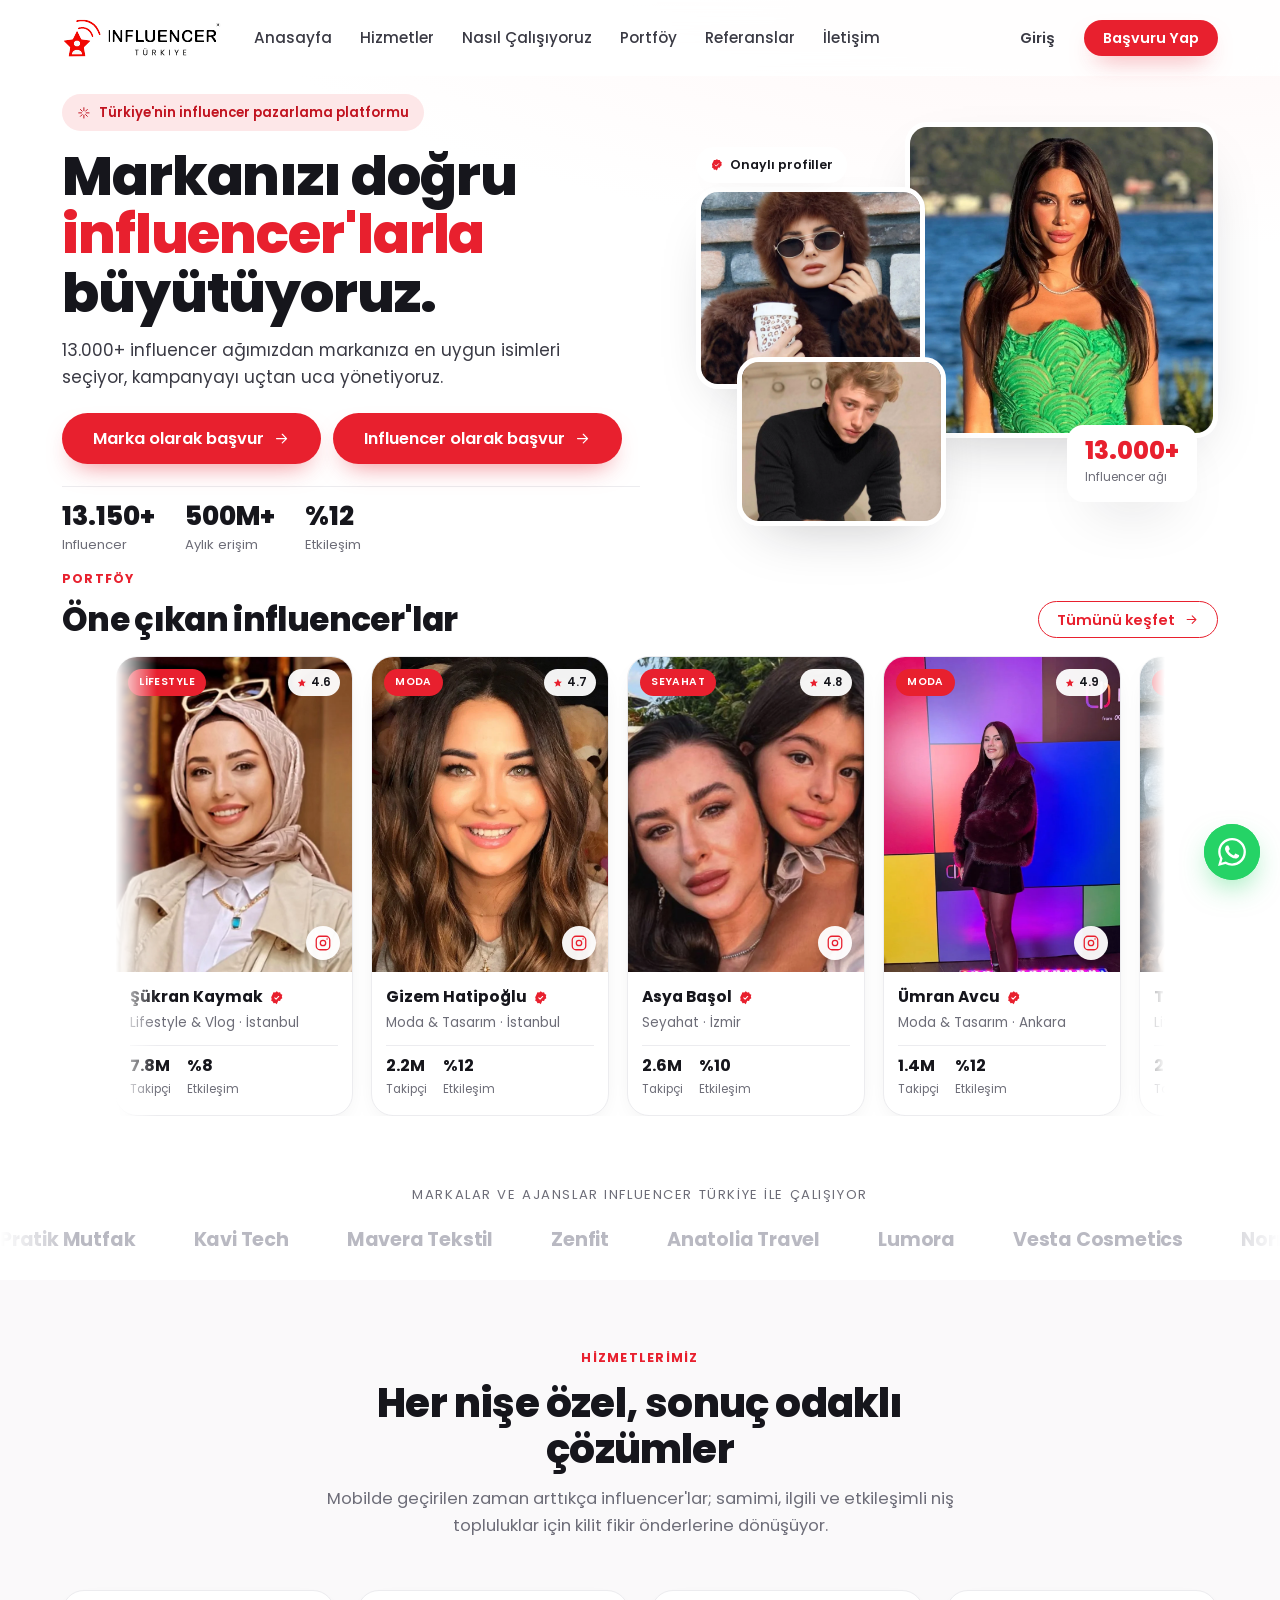
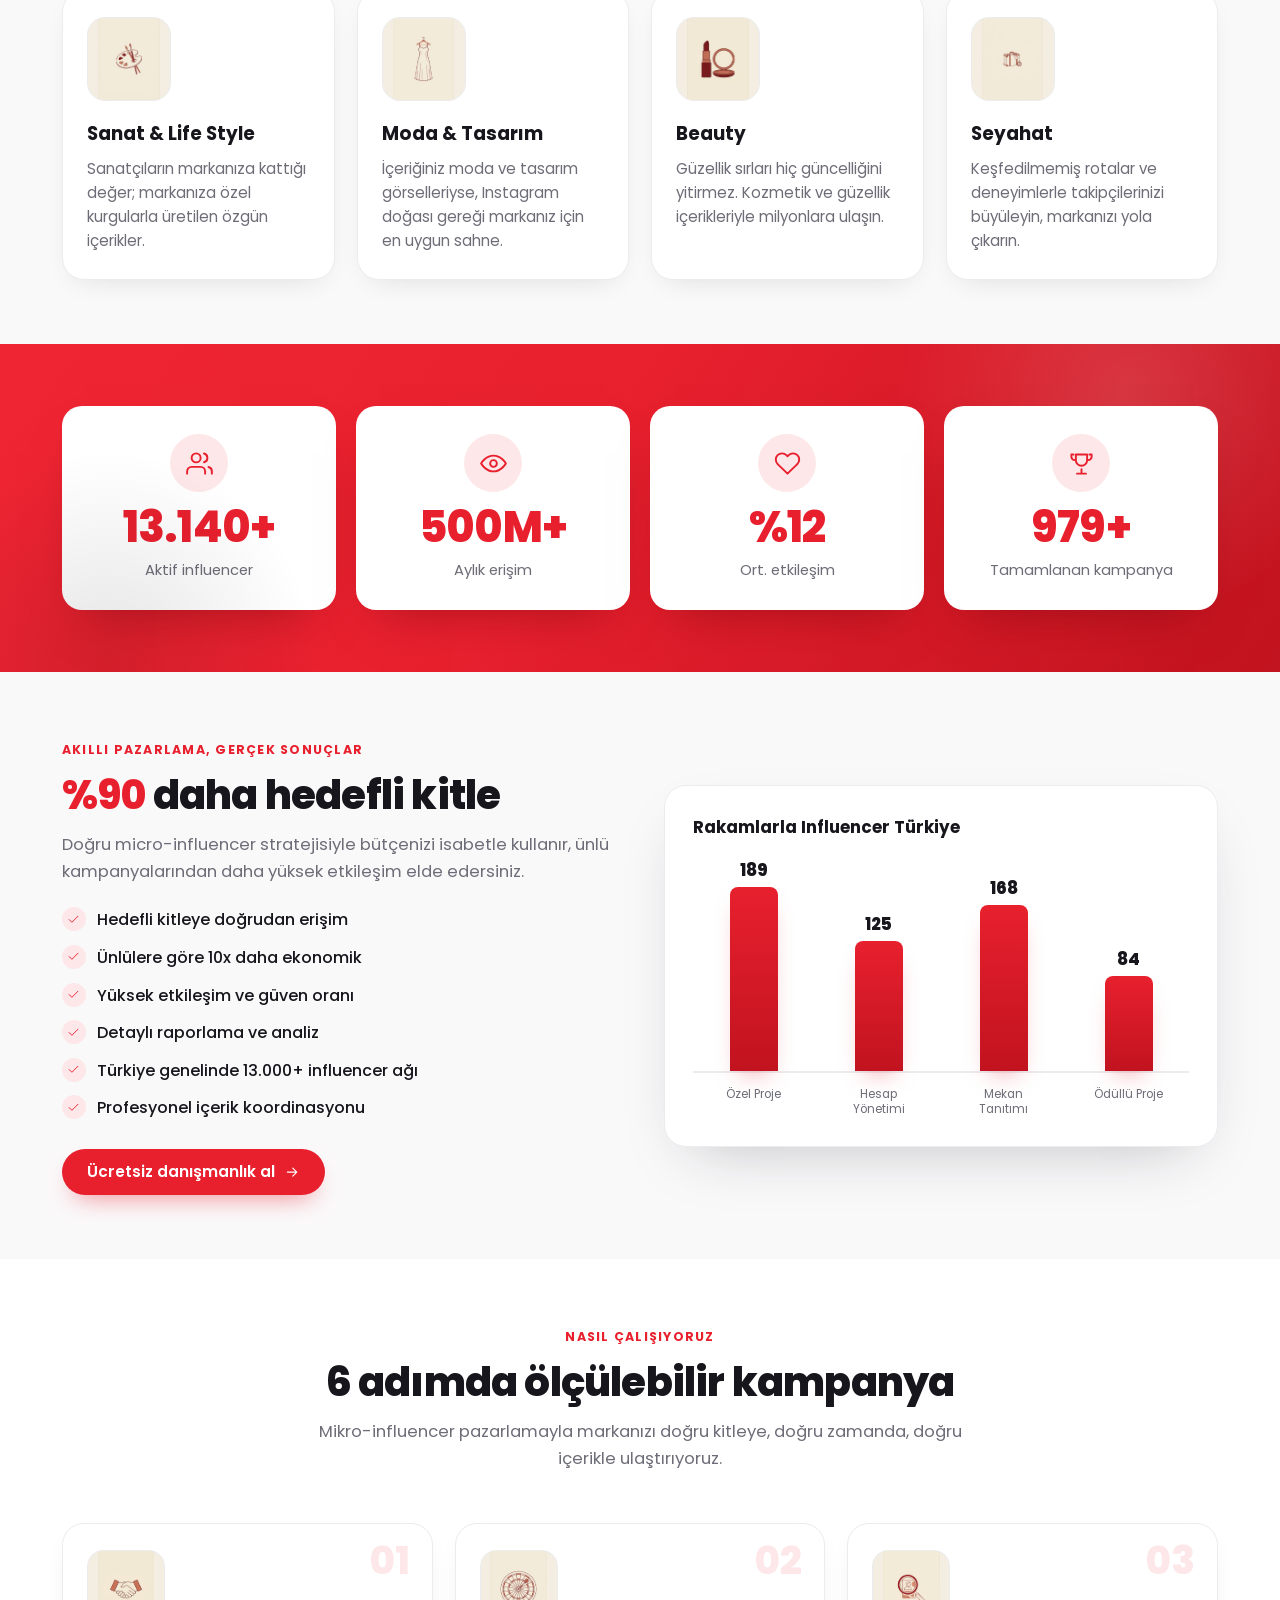
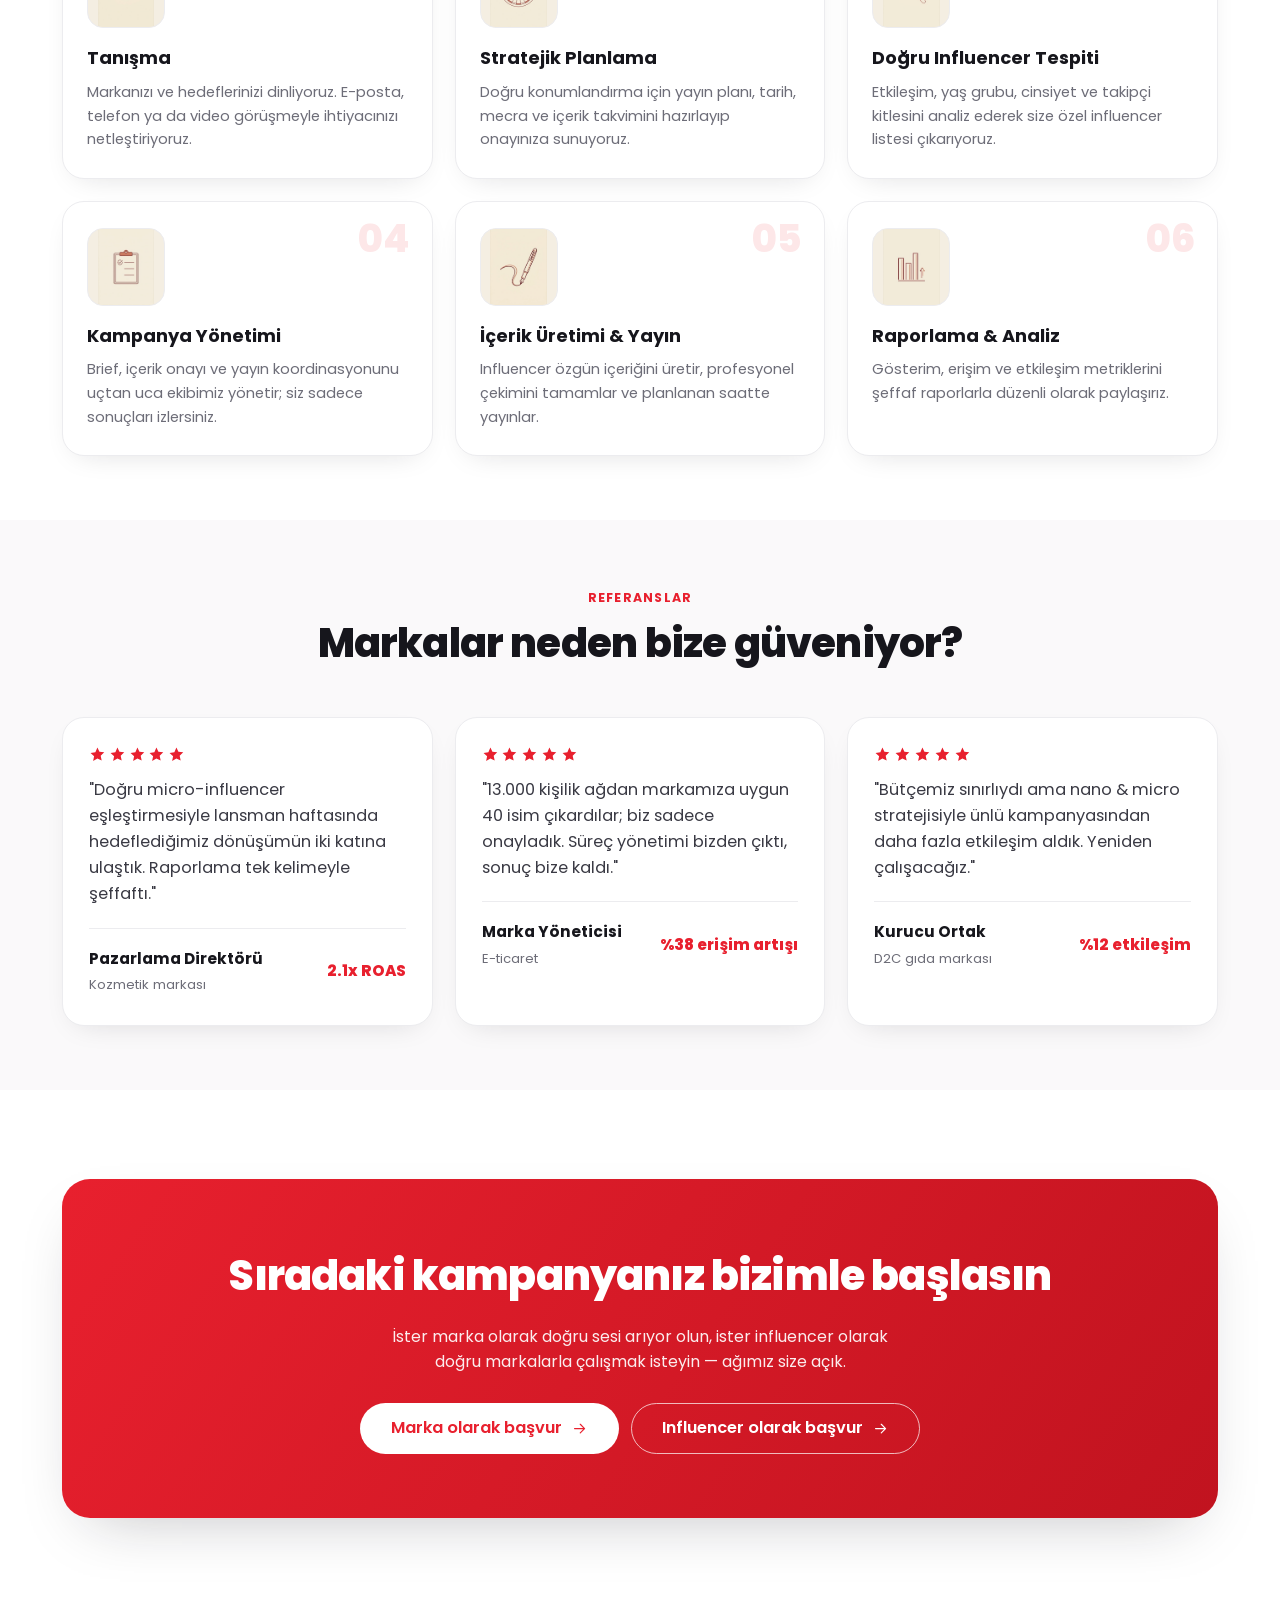
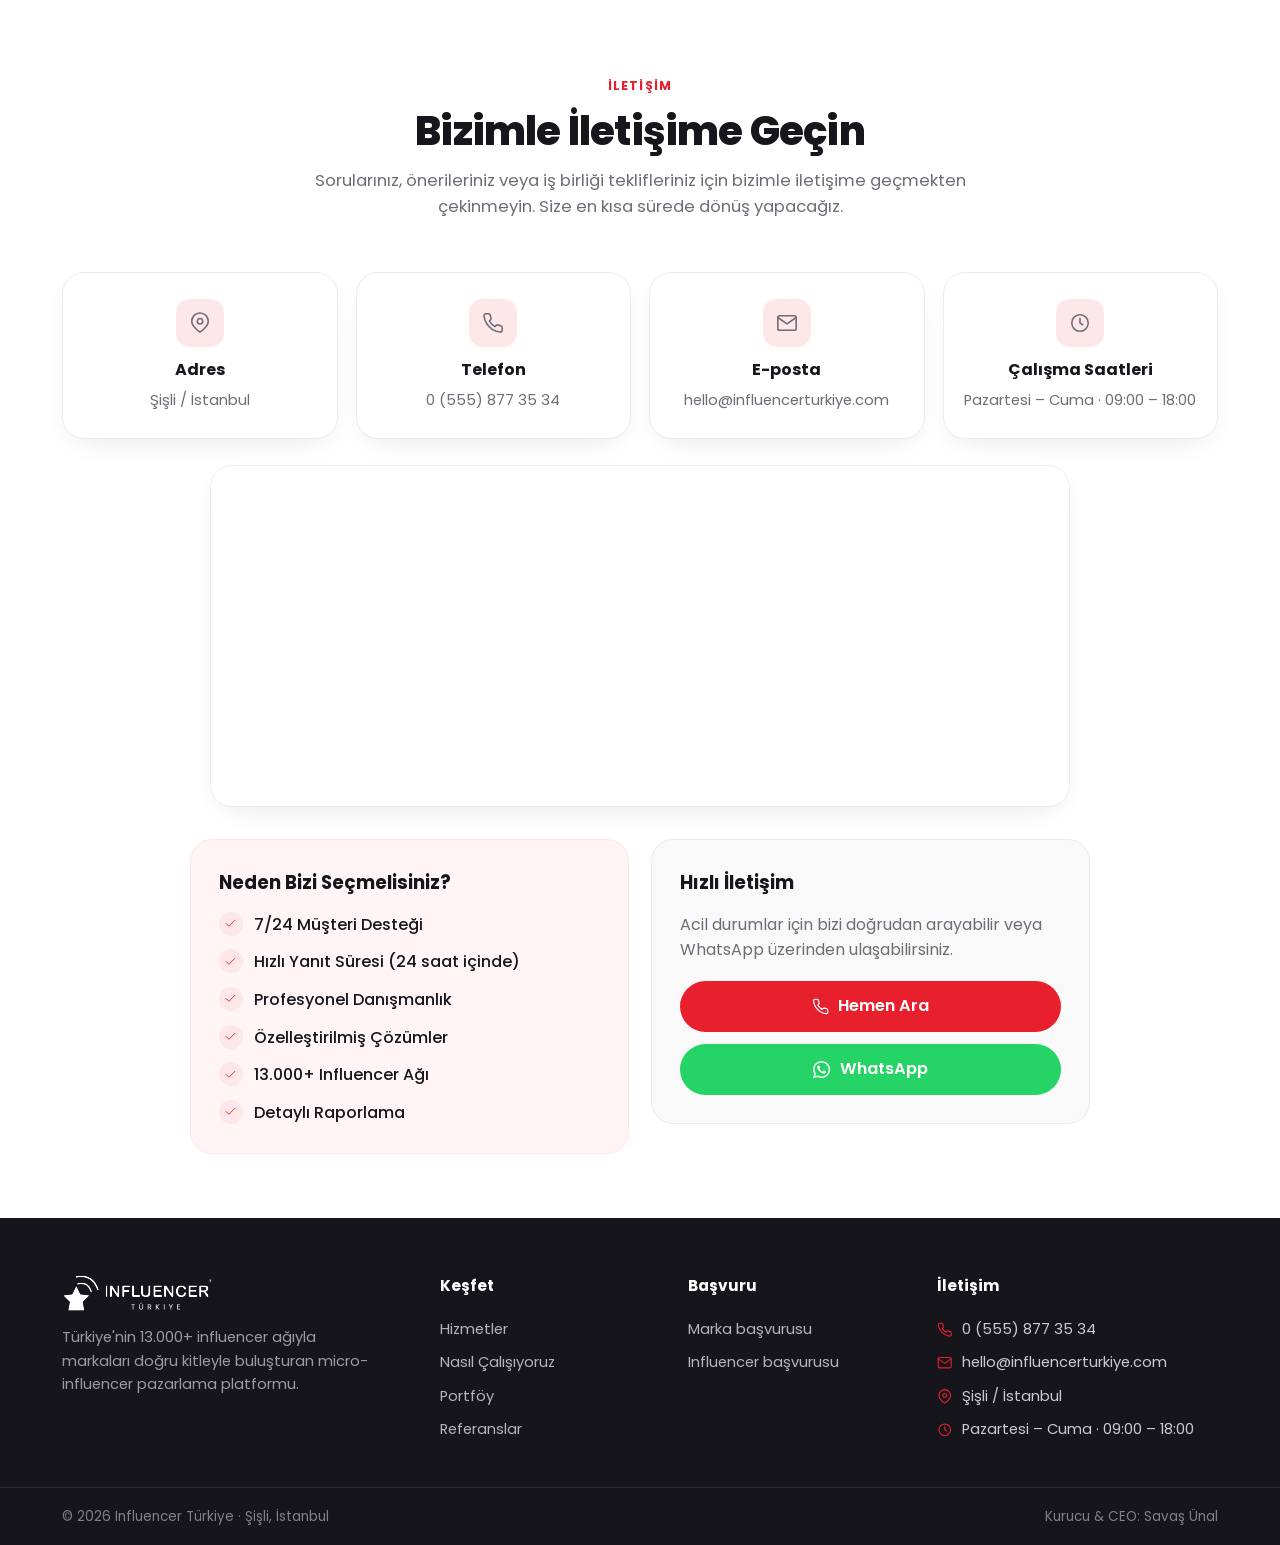
<file: index.html>
<!DOCTYPE html>
<html lang="tr">
<head>
  <meta charset="UTF-8" />
  <meta name="viewport" content="width=device-width, initial-scale=1.0" />
  <title>Influencer Türkiye — Micro-Influencer Pazarlama Ajansı</title>
  <meta name="description" content="Türkiye'nin 13.000+ influencer ağıyla markanızı doğru kitleye ulaştırıyoruz. Strateji, içerik ve raporlama uçtan uca bizden." />
  <link rel="icon" href="assets/img/logo.svg" />
  <link rel="preconnect" href="https://fonts.googleapis.com" />
  <link rel="preconnect" href="https://fonts.gstatic.com" crossorigin />
  <link href="https://fonts.googleapis.com/css2?family=Poppins:wght@300;400;500;600;700;800&display=swap" rel="stylesheet" />
  <link rel="stylesheet" href="assets/css/styles.css" />
</head>
<body>
  <!-- HEADER -->
  <header class="nav" id="nav">
    <div class="container nav__in">
      <a class="brand" href="index.html" aria-label="Influencer Türkiye">
        <img src="assets/img/logo.svg" alt="Influencer Türkiye" class="brand__logo" />
      </a>
      <nav class="nav__links" id="navLinks">
        <a href="#anasayfa">Anasayfa</a>
        <a href="#hizmetler">Hizmetler</a>
        <a href="#surec">Nasıl Çalışıyoruz</a>
        <a href="#portfoy">Portföy</a>
        <a href="#referanslar">Referanslar</a>
        <a href="#iletisim">İletişim</a>
      </nav>
      <div class="nav__cta">
        <a href="basvuru.html" class="btn btn--ghost btn--sm">Giriş</a>
        <a href="basvuru.html" class="btn btn--primary btn--sm">Başvuru Yap</a>
      </div>
      <button class="nav__burger" id="burger" aria-label="Menü"><i class="i-menu"></i></button>
    </div>
  </header>

  <main>
    <!-- HERO -->
    <section class="hero" id="anasayfa">
      <div class="container hero__grid">
        <div class="hero__copy reveal">
          <span class="pill"><i class="i-spark"></i> Türkiye'nin influencer pazarlama platformu</span>
          <h1 class="hero__title">Markanızı doğru <span>influencer'larla</span> büyütüyoruz.</h1>
          <p class="hero__sub">13.000+ influencer ağımızdan markanıza en uygun isimleri seçiyor, kampanyayı uçtan uca yönetiyoruz.</p>
          <div class="hero__cta">
            <a href="basvuru.html?tip=marka" class="btn btn--primary btn--lg">Marka olarak başvur <i class="i-arrow"></i></a>
            <a href="basvuru.html?tip=influencer" class="btn btn--primary btn--lg">Influencer olarak başvur <i class="i-arrow"></i></a>
          </div>
          <ul class="hero__trust" id="heroTrust"></ul>
        </div>
        <div class="hero__media reveal">
          <div class="collage">
            <figure class="collage__a"><img src="assets/portf/zey_zor.webp" alt="" loading="eager" /></figure>
            <figure class="collage__b"><img src="assets/portf/bagtubaa.webp" alt="" /></figure>
            <figure class="collage__c"><img src="assets/portf/omer_olgun.webp" alt="" /></figure>
            <div class="collage__badge"><b>13.000+</b><span>Influencer ağı</span></div>
            <div class="collage__chip"><i class="i-verified"></i> Onaylı profiller</div>
          </div>
        </div>
      </div>
    </section>

    <!-- PORTFÖY / ÖNE ÇIKAN (hero'nun hemen altında) -->
    <section class="section section--feat" id="portfoy">
      <div class="container">
        <header class="head head--row">
          <div>
            <span class="eyebrow">Portföy</span>
            <h2 class="title">Öne çıkan influencer'lar</h2>
          </div>
          <button type="button" id="allBtn" class="btn btn--outline btn--sm">Tümünü keşfet <i class="i-arrow"></i></button>
        </header>
      </div>
      <div class="feat"><div class="feat__track" id="featGrid"></div></div>
    </section>

    <!-- LOGOS -->
    <section class="logos">
      <div class="container">
        <p class="logos__lead">Markalar ve ajanslar Influencer Türkiye ile çalışıyor</p>
      </div>
      <div class="logos__marq"><div class="logos__row" id="logoRow"></div></div>
    </section>

    <!-- HİZMETLER -->
    <section class="section section--alt" id="hizmetler">
      <div class="container">
        <header class="head">
          <span class="eyebrow">Hizmetlerimiz</span>
          <h2 class="title">Her nişe özel, sonuç odaklı çözümler</h2>
          <p class="lead">Mobilde geçirilen zaman arttıkça influencer'lar; samimi, ilgili ve etkileşimli niş topluluklar için kilit fikir önderlerine dönüşüyor.</p>
        </header>
        <div class="cards-4" id="svcGrid"></div>
      </div>
    </section>

    <!-- RAKAMLAR BAND -->
    <section class="band">
      <div class="container">
        <div class="band__grid" id="statBand"></div>
      </div>
    </section>

    <!-- AKILLI PAZARLAMA -->
    <section class="section section--alt" id="akilli">
      <div class="container">
        <div class="split">
          <div class="split__copy reveal">
            <span class="eyebrow">Akıllı Pazarlama, Gerçek Sonuçlar</span>
            <h2 class="title"><span class="hl">%90</span> daha hedefli kitle</h2>
            <p class="lead">Doğru micro-influencer stratejisiyle bütçenizi isabetle kullanır, ünlü kampanyalarından daha yüksek etkileşim elde edersiniz.</p>
            <ul class="checklist" id="benefitList"></ul>
            <a href="basvuru.html?tip=marka" class="btn btn--primary">Ücretsiz danışmanlık al <i class="i-arrow"></i></a>
          </div>
          <div class="split__panel reveal">
            <div class="panel-head">Rakamlarla Influencer Türkiye</div>
            <div class="bars" id="achGrid"></div>
          </div>
        </div>
      </div>
    </section>

    <!-- SÜREÇ -->
    <section class="section" id="surec">
      <div class="container">
        <header class="head">
          <span class="eyebrow">Nasıl Çalışıyoruz</span>
          <h2 class="title">6 adımda ölçülebilir kampanya</h2>
          <p class="lead">Mikro-influencer pazarlamayla markanızı doğru kitleye, doğru zamanda, doğru içerikle ulaştırıyoruz.</p>
        </header>
        <div class="steps" id="stepGrid"></div>
      </div>
    </section>

    <!-- REFERANSLAR -->
    <section class="section section--alt" id="referanslar">
      <div class="container">
        <header class="head">
          <span class="eyebrow">Referanslar</span>
          <h2 class="title">Markalar neden bize güveniyor?</h2>
        </header>
        <div class="cards-3" id="testGrid"></div>
      </div>
    </section>

    <!-- CTA -->
    <section class="cta" id="basvuru">
      <div class="container">
        <div class="cta__in">
          <h2 class="cta__title">Sıradaki kampanyanız bizimle başlasın</h2>
          <p class="cta__sub">İster marka olarak doğru sesi arıyor olun, ister influencer olarak doğru markalarla çalışmak isteyin — ağımız size açık.</p>
          <div class="cta__btns">
            <a href="basvuru.html?tip=marka" class="btn btn--light btn--lg">Marka olarak başvur <i class="i-arrow"></i></a>
            <a href="basvuru.html?tip=influencer" class="btn btn--outline btn--lg">Influencer olarak başvur <i class="i-arrow"></i></a>
          </div>
        </div>
      </div>
    </section>

    <!-- İLETİŞİM -->
    <section class="section contact" id="iletisim">
      <div class="container">
        <header class="head">
          <span class="eyebrow">İletişim</span>
          <h2 class="title">Bizimle İletişime Geçin</h2>
          <p class="lead">Sorularınız, önerileriniz veya iş birliği teklifleriniz için bizimle iletişime geçmekten çekinmeyin. Size en kısa sürede dönüş yapacağız.</p>
        </header>

        <div class="contact__info">
          <div class="ic-card reveal"><span class="ic-card__ic"><i class="i-pin"></i></span><b>Adres</b><span>Şişli / İstanbul</span></div>
          <div class="ic-card reveal"><span class="ic-card__ic"><i class="i-phone"></i></span><b>Telefon</b><a href="tel:+905558773534">0 (555) 877 35 34</a></div>
          <div class="ic-card reveal"><span class="ic-card__ic"><i class="i-mail"></i></span><b>E-posta</b><a href="mailto:hello@influencerturkiye.com">hello@influencerturkiye.com</a></div>
          <div class="ic-card reveal"><span class="ic-card__ic"><i class="i-clock"></i></span><b>Çalışma Saatleri</b><span>Pazartesi – Cuma · 09:00 – 18:00</span></div>
        </div>

        <div class="contact__map reveal">
          <iframe title="Harita" src="https://www.google.com/maps?q=%C5%9Ei%C5%9Fli%2C%20%C4%B0stanbul&output=embed" loading="lazy" referrerpolicy="no-referrer-when-downgrade"></iframe>
        </div>

        <div class="contact__cols">
          <div class="why reveal">
            <h3>Neden Bizi Seçmelisiniz?</h3>
            <ul class="checklist checklist--brand">
              <li><i class="i-check"></i>7/24 Müşteri Desteği</li>
              <li><i class="i-check"></i>Hızlı Yanıt Süresi (24 saat içinde)</li>
              <li><i class="i-check"></i>Profesyonel Danışmanlık</li>
              <li><i class="i-check"></i>Özelleştirilmiş Çözümler</li>
              <li><i class="i-check"></i>13.000+ Influencer Ağı</li>
              <li><i class="i-check"></i>Detaylı Raporlama</li>
            </ul>
          </div>
          <div class="quick reveal">
            <h3>Hızlı İletişim</h3>
            <p>Acil durumlar için bizi doğrudan arayabilir veya WhatsApp üzerinden ulaşabilirsiniz.</p>
            <a href="tel:+905558773534" class="btn btn--lg qc qc--call"><i class="i-phone"></i> Hemen Ara</a>
            <a href="https://wa.me/905558773534" target="_blank" rel="noopener" class="btn btn--lg qc qc--wa"><i class="i-wa"></i> WhatsApp</a>
          </div>
        </div>
      </div>
    </section>
  </main>

  <!-- FOOTER -->
  <footer class="footer">
    <div class="container footer__grid">
      <div class="footer__brand">
        <img src="assets/img/logo.svg" alt="Influencer Türkiye" class="footer__logo" />
        <p>Türkiye'nin 13.000+ influencer ağıyla markaları doğru kitleyle buluşturan micro-influencer pazarlama platformu.</p>
      </div>
      <div class="footer__col">
        <h4>Keşfet</h4>
        <a href="#hizmetler">Hizmetler</a>
        <a href="#surec">Nasıl Çalışıyoruz</a>
        <a href="#portfoy">Portföy</a>
        <a href="#referanslar">Referanslar</a>
      </div>
      <div class="footer__col">
        <h4>Başvuru</h4>
        <a href="basvuru.html?tip=marka">Marka başvurusu</a>
        <a href="basvuru.html?tip=influencer">Influencer başvurusu</a>
      </div>
      <div class="footer__col footer__contact" id="footContact"></div>
    </div>
    <div class="footer__bar">
      <div class="container footer__bar-in">
        <span>© 2026 Influencer Türkiye · Şişli, İstanbul</span>
        <span>Kurucu &amp; CEO: Savaş Ünal</span>
      </div>
    </div>
  </footer>

  <a class="wa" id="waBtn" href="#" target="_blank" rel="noopener" aria-label="WhatsApp"><i class="i-wa"></i></a>

  <script src="assets/js/data.js" defer></script>
  <script src="assets/js/app.js" defer></script>
</body>
</html>
</file>
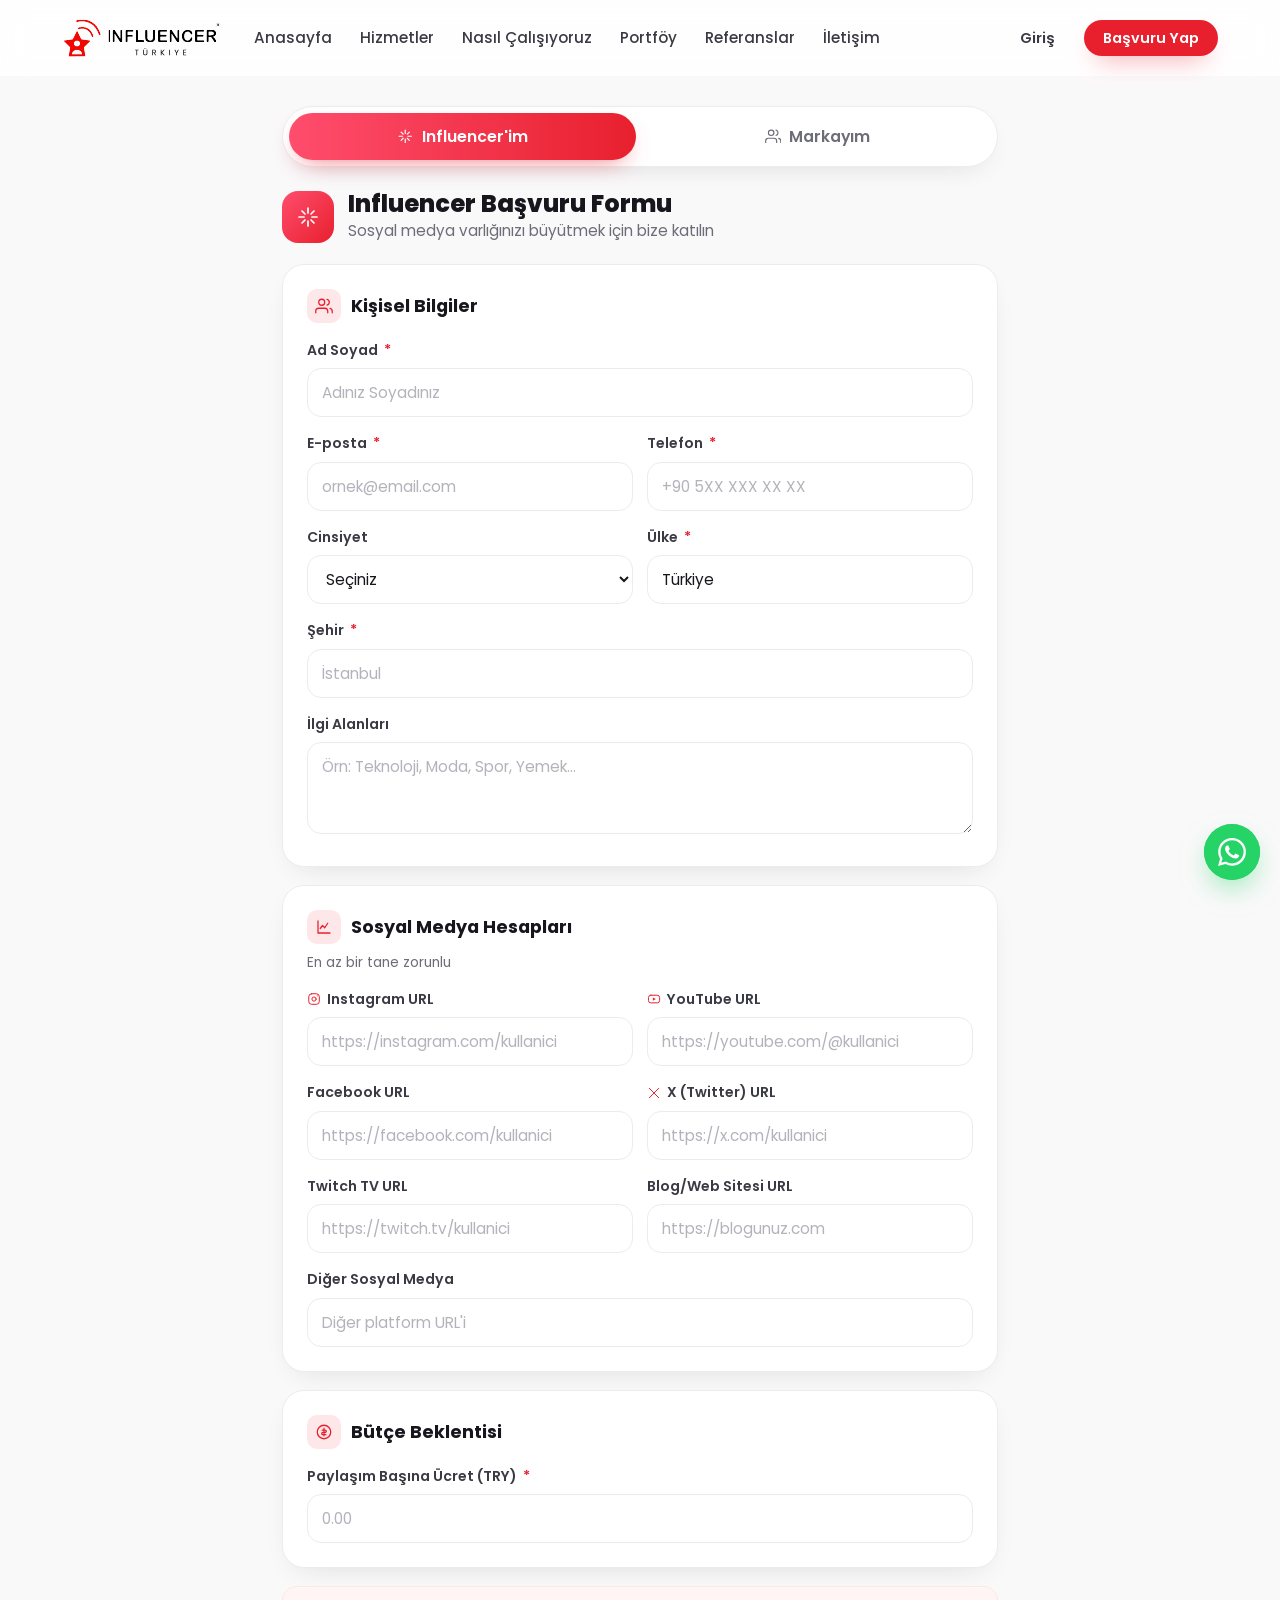
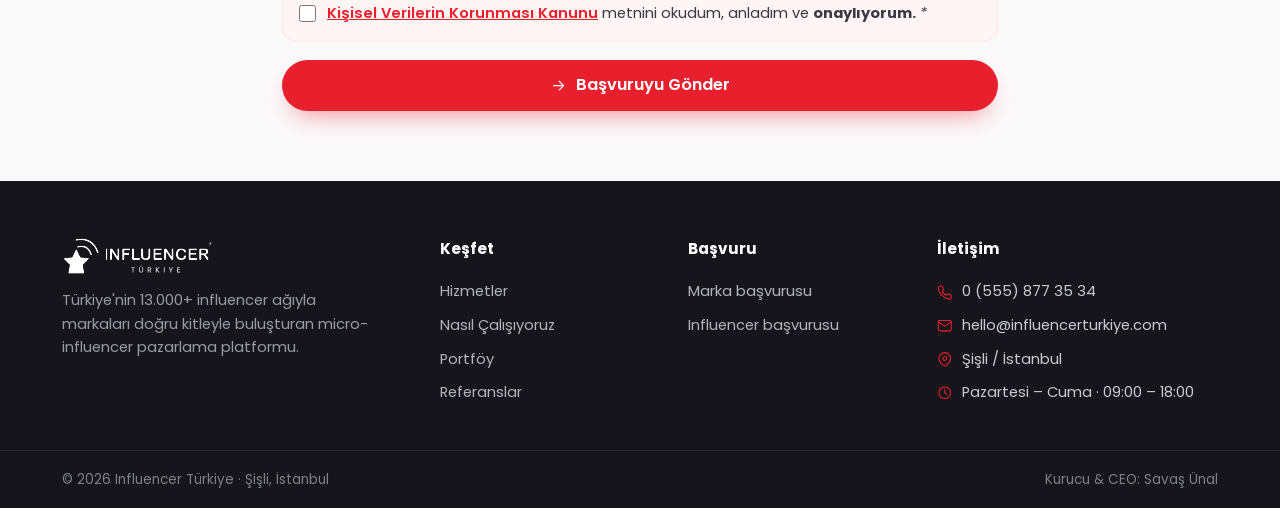
<file: basvuru.html>
<!DOCTYPE html>
<html lang="tr">
<head>
  <meta charset="UTF-8" />
  <meta name="viewport" content="width=device-width, initial-scale=1.0" />
  <title>Başvuru — Influencer Türkiye</title>
  <meta name="description" content="Influencer veya marka olarak Influencer Türkiye'ye başvurun." />
  <link rel="icon" href="assets/img/logo.svg" />
  <link rel="preconnect" href="https://fonts.googleapis.com" />
  <link rel="preconnect" href="https://fonts.gstatic.com" crossorigin />
  <link href="https://fonts.googleapis.com/css2?family=Poppins:wght@300;400;500;600;700;800&display=swap" rel="stylesheet" />
  <link rel="stylesheet" href="assets/css/styles.css" />
</head>
<body>
  <header class="nav" id="nav">
    <div class="container nav__in">
      <a class="brand" href="index.html" aria-label="Influencer Türkiye"><img src="assets/img/logo.svg" alt="Influencer Türkiye" class="brand__logo" /></a>
      <nav class="nav__links" id="navLinks">
        <a href="index.html#anasayfa">Anasayfa</a>
        <a href="index.html#hizmetler">Hizmetler</a>
        <a href="index.html#surec">Nasıl Çalışıyoruz</a>
        <a href="index.html#portfoy">Portföy</a>
        <a href="index.html#referanslar">Referanslar</a>
        <a href="index.html#iletisim">İletişim</a>
      </nav>
      <div class="nav__cta">
        <a href="basvuru.html" class="btn btn--ghost btn--sm">Giriş</a>
        <a href="basvuru.html" class="btn btn--primary btn--sm">Başvuru Yap</a>
      </div>
      <button class="nav__burger" id="burger" aria-label="Menü"><i class="i-menu"></i></button>
    </div>
  </header>

  <main class="apply-page">
    <div class="container apply-wrap">
      <div class="apply-tabs" id="applyTabs">
        <button class="apply-tab is-active" data-tab="influencer"><i class="i-spark"></i> Influencer'im</button>
        <button class="apply-tab" data-tab="brand"><i class="i-users"></i> Markayım</button>
      </div>

      <!-- başarı -->
      <div class="apply-success" id="applySuccess" hidden>
        <div class="apply-success__ic"><i class="i-check"></i></div>
        <h1>Başvurunuz alındı!</h1>
        <p>Teşekkürler. Ekibimiz başvurunuzu inceleyip <strong>24 saat içinde</strong> sizinle iletişime geçecek.</p>
        <a href="index.html" class="btn btn--primary btn--lg">Anasayfaya dön</a>
      </div>

      <div id="applyBody">
        <div class="apply-head">
          <span class="apply-head__ic" id="applyHeadIc"><i class="i-spark"></i></span>
          <div>
            <h1 id="applyTitle">Influencer Başvuru Formu</h1>
            <p id="applySub">Sosyal medya varlığınızı büyütmek için bize katılın</p>
          </div>
        </div>

        <p class="apply-error" id="applyError" hidden></p>

        <!-- INFLUENCER -->
        <form id="formInf" class="apply-form" novalidate>
          <section class="form-card">
            <h2 class="form-card__title"><span class="fc-ic"><i class="i-users"></i></span> Kişisel Bilgiler</h2>
            <div class="field"><label>Ad Soyad <em>*</em></label><input name="Ad Soyad" required placeholder="Adınız Soyadınız" /></div>
            <div class="form-row">
              <div class="field"><label>E-posta <em>*</em></label><input type="email" name="E-posta" required placeholder="ornek@email.com" /></div>
              <div class="field"><label>Telefon <em>*</em></label><input name="Telefon" required placeholder="+90 5XX XXX XX XX" /></div>
            </div>
            <div class="form-row">
              <div class="field"><label>Cinsiyet</label>
                <select name="Cinsiyet"><option value="">Seçiniz</option><option>Kadın</option><option>Erkek</option><option>Belirtmek istemiyorum</option></select>
              </div>
              <div class="field"><label>Ülke <em>*</em></label><input name="Ülke" required value="Türkiye" placeholder="Türkiye" /></div>
            </div>
            <div class="field"><label>Şehir <em>*</em></label><input name="Şehir" required placeholder="İstanbul" /></div>
            <div class="field"><label>İlgi Alanları</label><textarea name="İlgi Alanları" placeholder="Örn: Teknoloji, Moda, Spor, Yemek..."></textarea></div>
          </section>

          <section class="form-card">
            <h2 class="form-card__title"><span class="fc-ic"><i class="i-chart"></i></span> Sosyal Medya Hesapları</h2>
            <p class="form-card__hint">En az bir tane zorunlu</p>
            <div class="form-row">
              <div class="field"><label><i class="i-instagram"></i> Instagram URL</label><input class="js-social" name="Instagram" placeholder="https://instagram.com/kullanici" /></div>
              <div class="field"><label><i class="i-youtube"></i> YouTube URL</label><input class="js-social" name="YouTube" placeholder="https://youtube.com/@kullanici" /></div>
            </div>
            <div class="form-row">
              <div class="field"><label>Facebook URL</label><input class="js-social" name="Facebook" placeholder="https://facebook.com/kullanici" /></div>
              <div class="field"><label><i class="i-x"></i> X (Twitter) URL</label><input class="js-social" name="X (Twitter)" placeholder="https://x.com/kullanici" /></div>
            </div>
            <div class="form-row">
              <div class="field"><label>Twitch TV URL</label><input class="js-social" name="Twitch" placeholder="https://twitch.tv/kullanici" /></div>
              <div class="field"><label>Blog/Web Sitesi URL</label><input class="js-social" name="Blog/Web" placeholder="https://blogunuz.com" /></div>
            </div>
            <div class="field"><label>Diğer Sosyal Medya</label><input class="js-social" name="Diğer Sosyal Medya" placeholder="Diğer platform URL'i" /></div>
          </section>

          <section class="form-card">
            <h2 class="form-card__title"><span class="fc-ic"><i class="i-finans"></i></span> Bütçe Beklentisi</h2>
            <div class="field"><label>Paylaşım Başına Ücret (TRY) <em>*</em></label><input type="number" name="Paylaşım Başına Ücret (TRY)" required placeholder="0.00" /></div>
          </section>

          <label class="kvkk-box">
            <input type="checkbox" class="js-kvkk" />
            <span><a href="kvkk.html" target="_blank">Kişisel Verilerin Korunması Kanunu</a> metnini okudum, anladım ve <strong>onaylıyorum.</strong> <em>*</em></span>
          </label>
          <button type="submit" class="btn btn--primary btn--lg apply-submit"><i class="i-arrow"></i> Başvuruyu Gönder</button>
        </form>

        <!-- MARKA -->
        <form id="formBrand" class="apply-form" novalidate hidden>
          <section class="form-card">
            <h2 class="form-card__title"><span class="fc-ic"><i class="i-users"></i></span> Marka Bilgileri</h2>
            <div class="form-row">
              <div class="field"><label>Marka / Şirket Adı <em>*</em></label><input name="Marka" required placeholder="Marka adınız" /></div>
              <div class="field"><label>Yetkili Kişi <em>*</em></label><input name="Yetkili Kişi" required placeholder="Ad Soyad" /></div>
            </div>
            <div class="form-row">
              <div class="field"><label>E-posta <em>*</em></label><input type="email" name="E-posta" required placeholder="ornek@email.com" /></div>
              <div class="field"><label>Telefon <em>*</em></label><input name="Telefon" required placeholder="+90 5XX XXX XX XX" /></div>
            </div>
            <div class="form-row">
              <div class="field"><label>Web Sitesi</label><input name="Web Sitesi" placeholder="https://markaniz.com" /></div>
              <div class="field"><label>Sektör <em>*</em></label><input name="Sektör" required placeholder="Örn: Kozmetik, Teknoloji" /></div>
            </div>
          </section>
          <section class="form-card">
            <h2 class="form-card__title"><span class="fc-ic"><i class="i-target"></i></span> Kampanya Detayları</h2>
            <div class="field"><label>Çalışmak İstediğiniz Influencer</label><input name="Çalışmak İstediğiniz Influencer" id="brandInf" placeholder="Örn: Ümran Avcu (birden fazlaysa virgülle ayırın)" /></div>
            <div class="field"><label>Kampanya Bütçesi (TRY) <em>*</em></label><input type="number" name="Kampanya Bütçesi (TRY)" required placeholder="0.00" /></div>
            <div class="field"><label>Kampanya Hedefi</label><textarea name="Kampanya Hedefi" placeholder="Markanızın hedeflerini ve beklentilerinizi kısaca anlatın..."></textarea></div>
          </section>
          <label class="kvkk-box">
            <input type="checkbox" class="js-kvkk" />
            <span><a href="kvkk.html" target="_blank">Kişisel Verilerin Korunması Kanunu</a> metnini okudum, anladım ve <strong>onaylıyorum.</strong> <em>*</em></span>
          </label>
          <button type="submit" class="btn btn--primary btn--lg apply-submit"><i class="i-arrow"></i> Başvuruyu Gönder</button>
        </form>
      </div>
    </div>
  </main>

  <footer class="footer">
    <div class="container footer__grid">
      <div class="footer__brand">
        <img src="assets/img/logo.svg" alt="Influencer Türkiye" class="footer__logo" />
        <p>Türkiye'nin 13.000+ influencer ağıyla markaları doğru kitleyle buluşturan micro-influencer pazarlama platformu.</p>
      </div>
      <div class="footer__col"><h4>Keşfet</h4><a href="index.html#hizmetler">Hizmetler</a><a href="index.html#surec">Nasıl Çalışıyoruz</a><a href="index.html#portfoy">Portföy</a><a href="index.html#referanslar">Referanslar</a></div>
      <div class="footer__col"><h4>Başvuru</h4><a href="basvuru.html">Marka başvurusu</a><a href="basvuru.html">Influencer başvurusu</a></div>
      <div class="footer__col footer__contact" id="footContact"></div>
    </div>
    <div class="footer__bar"><div class="container footer__bar-in"><span>© 2026 Influencer Türkiye · Şişli, İstanbul</span><span>Kurucu &amp; CEO: Savaş Ünal</span></div></div>
  </footer>

  <a class="wa" id="waBtn" href="#" target="_blank" rel="noopener" aria-label="WhatsApp"><i class="i-wa"></i></a>

  <script src="assets/js/data.js" defer></script>
  <script src="assets/js/app.js" defer></script>
  <script src="assets/js/basvuru.js" defer></script>
</body>
</html>
</file>
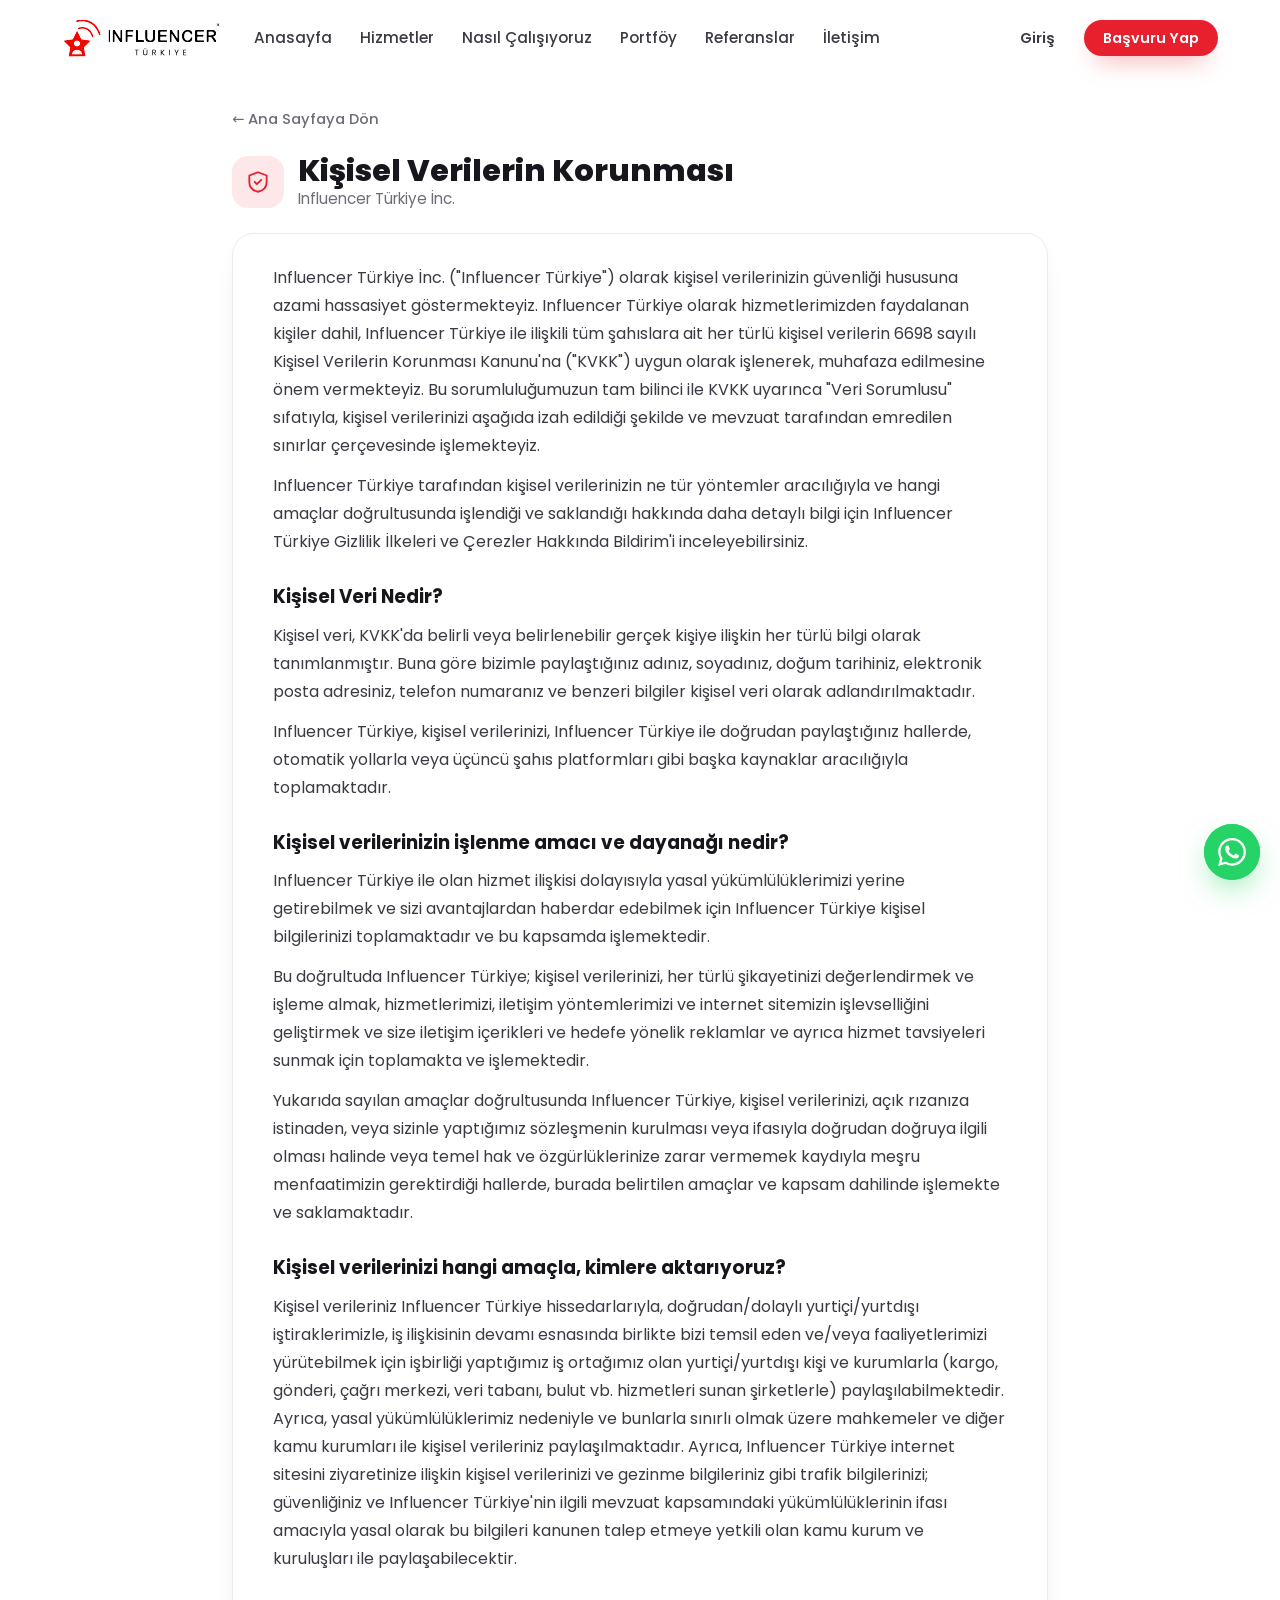
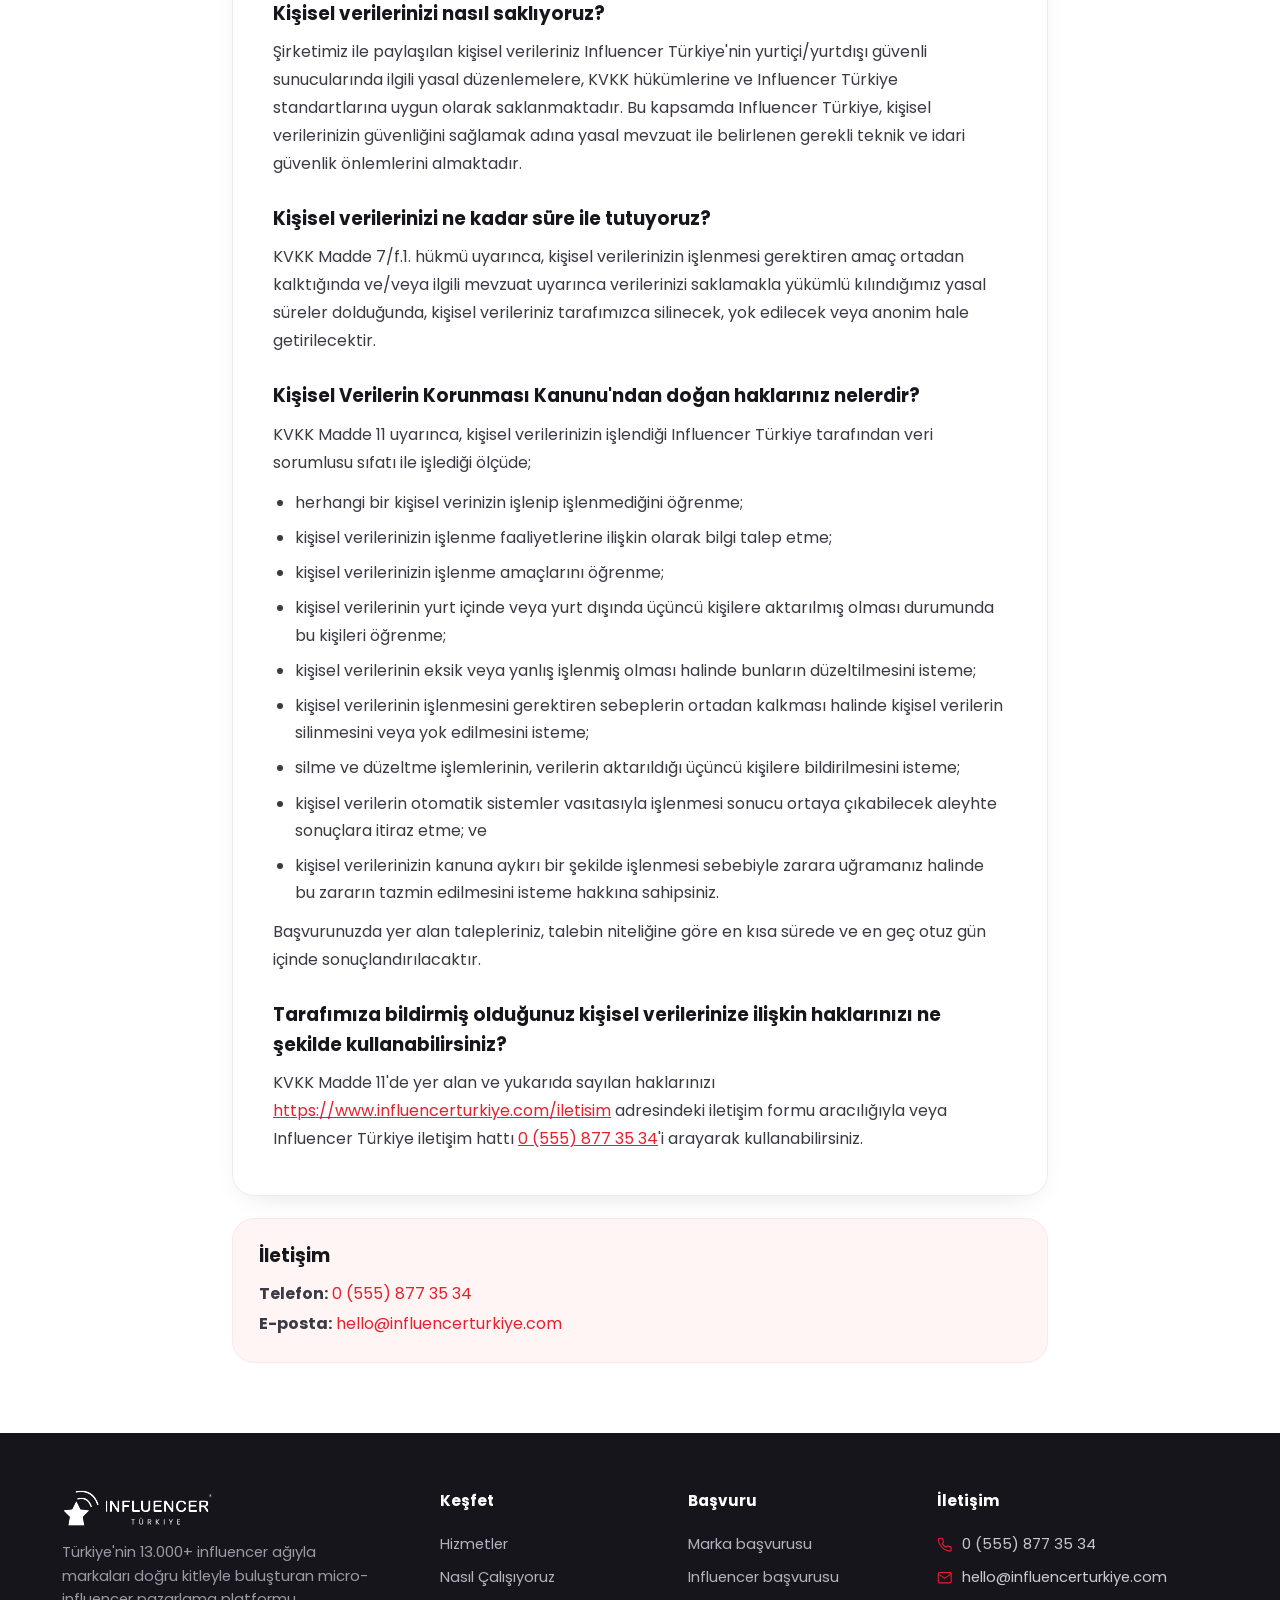
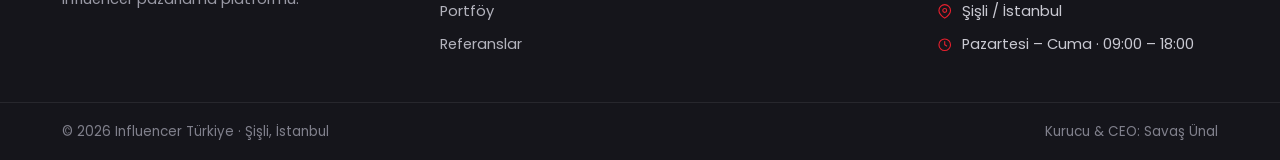
<file: kvkk.html>
<!DOCTYPE html>
<html lang="tr">
<head>
  <meta charset="UTF-8" />
  <meta name="viewport" content="width=device-width, initial-scale=1.0" />
  <title>Kişisel Verilerin Korunması — Influencer Türkiye</title>
  <meta name="description" content="Influencer Türkiye Kişisel Verilerin Korunması (KVKK) Aydınlatma Metni." />
  <link rel="icon" href="assets/img/logo.svg" />
  <link rel="preconnect" href="https://fonts.googleapis.com" />
  <link rel="preconnect" href="https://fonts.gstatic.com" crossorigin />
  <link href="https://fonts.googleapis.com/css2?family=Poppins:wght@300;400;500;600;700;800&display=swap" rel="stylesheet" />
  <link rel="stylesheet" href="assets/css/styles.css" />
</head>
<body>
  <header class="nav" id="nav">
    <div class="container nav__in">
      <a class="brand" href="index.html" aria-label="Influencer Türkiye"><img src="assets/img/logo.svg" alt="Influencer Türkiye" class="brand__logo" /></a>
      <nav class="nav__links" id="navLinks">
        <a href="index.html#anasayfa">Anasayfa</a>
        <a href="index.html#hizmetler">Hizmetler</a>
        <a href="index.html#surec">Nasıl Çalışıyoruz</a>
        <a href="index.html#portfoy">Portföy</a>
        <a href="index.html#referanslar">Referanslar</a>
        <a href="index.html#iletisim">İletişim</a>
      </nav>
      <div class="nav__cta">
        <a href="basvuru.html" class="btn btn--ghost btn--sm">Giriş</a>
        <a href="basvuru.html" class="btn btn--primary btn--sm">Başvuru Yap</a>
      </div>
      <button class="nav__burger" id="burger" aria-label="Menü"><i class="i-menu"></i></button>
    </div>
  </header>

  <main class="legal-page">
    <div class="container legal">
      <a href="index.html" class="legal__back">&larr; Ana Sayfaya Dön</a>
      <div class="legal__head">
        <span class="legal__ic"><i class="i-shield"></i></span>
        <div><h1>Kişisel Verilerin Korunması</h1><p>Influencer Türkiye İnc.</p></div>
      </div>

      <div class="legal__body">
        <p>Influencer Türkiye İnc. ("Influencer Türkiye") olarak kişisel verilerinizin güvenliği hususuna azami hassasiyet göstermekteyiz. Influencer Türkiye olarak hizmetlerimizden faydalanan kişiler dahil, Influencer Türkiye ile ilişkili tüm şahıslara ait her türlü kişisel verilerin 6698 sayılı Kişisel Verilerin Korunması Kanunu'na ("KVKK") uygun olarak işlenerek, muhafaza edilmesine önem vermekteyiz. Bu sorumluluğumuzun tam bilinci ile KVKK uyarınca "Veri Sorumlusu" sıfatıyla, kişisel verilerinizi aşağıda izah edildiği şekilde ve mevzuat tarafından emredilen sınırlar çerçevesinde işlemekteyiz.</p>
        <p>Influencer Türkiye tarafından kişisel verilerinizin ne tür yöntemler aracılığıyla ve hangi amaçlar doğrultusunda işlendiği ve saklandığı hakkında daha detaylı bilgi için Influencer Türkiye Gizlilik İlkeleri ve Çerezler Hakkında Bildirim'i inceleyebilirsiniz.</p>

        <h2>Kişisel Veri Nedir?</h2>
        <p>Kişisel veri, KVKK'da belirli veya belirlenebilir gerçek kişiye ilişkin her türlü bilgi olarak tanımlanmıştır. Buna göre bizimle paylaştığınız adınız, soyadınız, doğum tarihiniz, elektronik posta adresiniz, telefon numaranız ve benzeri bilgiler kişisel veri olarak adlandırılmaktadır.</p>
        <p>Influencer Türkiye, kişisel verilerinizi, Influencer Türkiye ile doğrudan paylaştığınız hallerde, otomatik yollarla veya üçüncü şahıs platformları gibi başka kaynaklar aracılığıyla toplamaktadır.</p>

        <h2>Kişisel verilerinizin işlenme amacı ve dayanağı nedir?</h2>
        <p>Influencer Türkiye ile olan hizmet ilişkisi dolayısıyla yasal yükümlülüklerimizi yerine getirebilmek ve sizi avantajlardan haberdar edebilmek için Influencer Türkiye kişisel bilgilerinizi toplamaktadır ve bu kapsamda işlemektedir.</p>
        <p>Bu doğrultuda Influencer Türkiye; kişisel verilerinizi, her türlü şikayetinizi değerlendirmek ve işleme almak, hizmetlerimizi, iletişim yöntemlerimizi ve internet sitemizin işlevselliğini geliştirmek ve size iletişim içerikleri ve hedefe yönelik reklamlar ve ayrıca hizmet tavsiyeleri sunmak için toplamakta ve işlemektedir.</p>
        <p>Yukarıda sayılan amaçlar doğrultusunda Influencer Türkiye, kişisel verilerinizi, açık rızanıza istinaden, veya sizinle yaptığımız sözleşmenin kurulması veya ifasıyla doğrudan doğruya ilgili olması halinde veya temel hak ve özgürlüklerinize zarar vermemek kaydıyla meşru menfaatimizin gerektirdiği hallerde, burada belirtilen amaçlar ve kapsam dahilinde işlemekte ve saklamaktadır.</p>

        <h2>Kişisel verilerinizi hangi amaçla, kimlere aktarıyoruz?</h2>
        <p>Kişisel verileriniz Influencer Türkiye hissedarlarıyla, doğrudan/dolaylı yurtiçi/yurtdışı iştiraklerimizle, iş ilişkisinin devamı esnasında birlikte bizi temsil eden ve/veya faaliyetlerimizi yürütebilmek için işbirliği yaptığımız iş ortağımız olan yurtiçi/yurtdışı kişi ve kurumlarla (kargo, gönderi, çağrı merkezi, veri tabanı, bulut vb. hizmetleri sunan şirketlerle) paylaşılabilmektedir. Ayrıca, yasal yükümlülüklerimiz nedeniyle ve bunlarla sınırlı olmak üzere mahkemeler ve diğer kamu kurumları ile kişisel verileriniz paylaşılmaktadır. Ayrıca, Influencer Türkiye internet sitesini ziyaretinize ilişkin kişisel verilerinizi ve gezinme bilgileriniz gibi trafik bilgilerinizi; güvenliğiniz ve Influencer Türkiye'nin ilgili mevzuat kapsamındaki yükümlülüklerinin ifası amacıyla yasal olarak bu bilgileri kanunen talep etmeye yetkili olan kamu kurum ve kuruluşları ile paylaşabilecektir.</p>

        <h2>Kişisel verilerinizi nasıl saklıyoruz?</h2>
        <p>Şirketimiz ile paylaşılan kişisel verileriniz Influencer Türkiye'nin yurtiçi/yurtdışı güvenli sunucularında ilgili yasal düzenlemelere, KVKK hükümlerine ve Influencer Türkiye standartlarına uygun olarak saklanmaktadır. Bu kapsamda Influencer Türkiye, kişisel verilerinizin güvenliğini sağlamak adına yasal mevzuat ile belirlenen gerekli teknik ve idari güvenlik önlemlerini almaktadır.</p>

        <h2>Kişisel verilerinizi ne kadar süre ile tutuyoruz?</h2>
        <p>KVKK Madde 7/f.1. hükmü uyarınca, kişisel verilerinizin işlenmesi gerektiren amaç ortadan kalktığında ve/veya ilgili mevzuat uyarınca verilerinizi saklamakla yükümlü kılındığımız yasal süreler dolduğunda, kişisel verileriniz tarafımızca silinecek, yok edilecek veya anonim hale getirilecektir.</p>

        <h2>Kişisel Verilerin Korunması Kanunu'ndan doğan haklarınız nelerdir?</h2>
        <p>KVKK Madde 11 uyarınca, kişisel verilerinizin işlendiği Influencer Türkiye tarafından veri sorumlusu sıfatı ile işlediği ölçüde;</p>
        <ul>
          <li>herhangi bir kişisel verinizin işlenip işlenmediğini öğrenme;</li>
          <li>kişisel verilerinizin işlenme faaliyetlerine ilişkin olarak bilgi talep etme;</li>
          <li>kişisel verilerinizin işlenme amaçlarını öğrenme;</li>
          <li>kişisel verilerinin yurt içinde veya yurt dışında üçüncü kişilere aktarılmış olması durumunda bu kişileri öğrenme;</li>
          <li>kişisel verilerinin eksik veya yanlış işlenmiş olması halinde bunların düzeltilmesini isteme;</li>
          <li>kişisel verilerinin işlenmesini gerektiren sebeplerin ortadan kalkması halinde kişisel verilerin silinmesini veya yok edilmesini isteme;</li>
          <li>silme ve düzeltme işlemlerinin, verilerin aktarıldığı üçüncü kişilere bildirilmesini isteme;</li>
          <li>kişisel verilerin otomatik sistemler vasıtasıyla işlenmesi sonucu ortaya çıkabilecek aleyhte sonuçlara itiraz etme; ve</li>
          <li>kişisel verilerinizin kanuna aykırı bir şekilde işlenmesi sebebiyle zarara uğramanız halinde bu zararın tazmin edilmesini isteme hakkına sahipsiniz.</li>
        </ul>
        <p>Başvurunuzda yer alan talepleriniz, talebin niteliğine göre en kısa sürede ve en geç otuz gün içinde sonuçlandırılacaktır.</p>

        <h2>Tarafımıza bildirmiş olduğunuz kişisel verilerinize ilişkin haklarınızı ne şekilde kullanabilirsiniz?</h2>
        <p>KVKK Madde 11'de yer alan ve yukarıda sayılan haklarınızı <a href="index.html#iletisim">https://www.influencerturkiye.com/iletisim</a> adresindeki iletişim formu aracılığıyla veya Influencer Türkiye iletişim hattı <a href="tel:+905558773534">0 (555) 877 35 34</a>'i arayarak kullanabilirsiniz.</p>
      </div>

      <div class="legal__contact">
        <h3>İletişim</h3>
        <p><b>Telefon:</b> <a href="tel:+905558773534">0 (555) 877 35 34</a></p>
        <p><b>E-posta:</b> <a href="mailto:hello@influencerturkiye.com">hello@influencerturkiye.com</a></p>
      </div>
    </div>
  </main>

  <footer class="footer">
    <div class="container footer__grid">
      <div class="footer__brand">
        <img src="assets/img/logo.svg" alt="Influencer Türkiye" class="footer__logo" />
        <p>Türkiye'nin 13.000+ influencer ağıyla markaları doğru kitleyle buluşturan micro-influencer pazarlama platformu.</p>
      </div>
      <div class="footer__col"><h4>Keşfet</h4><a href="index.html#hizmetler">Hizmetler</a><a href="index.html#surec">Nasıl Çalışıyoruz</a><a href="index.html#portfoy">Portföy</a><a href="index.html#referanslar">Referanslar</a></div>
      <div class="footer__col"><h4>Başvuru</h4><a href="basvuru.html">Marka başvurusu</a><a href="basvuru.html">Influencer başvurusu</a></div>
      <div class="footer__col footer__contact" id="footContact"></div>
    </div>
    <div class="footer__bar"><div class="container footer__bar-in"><span>© 2026 Influencer Türkiye · Şişli, İstanbul</span><span>Kurucu &amp; CEO: Savaş Ünal</span></div></div>
  </footer>

  <a class="wa" id="waBtn" href="#" target="_blank" rel="noopener" aria-label="WhatsApp"><i class="i-wa"></i></a>

  <script src="assets/js/data.js" defer></script>
  <script src="assets/js/app.js" defer></script>
</body>
</html>
</file>
<file: assets/css/styles.css>
/* =========================================================
   Influencer Türkiye 2 — temiz/özgün stil (Poppins + kırmızı)
   ========================================================= */
:root {
  --brand: #e8202e;
  --brand-dark: #c1131f;
  --brand-soft: #fde7e8;
  --brand-tint: #fff5f5;
  --ink: #16161c;
  --ink-2: #3a3a44;
  --muted: #6d6d78;
  --line: #ececef;
  --bg: #ffffff;
  --bg-alt: #faf9fa;
  --shadow: 0 10px 30px -16px rgba(20, 20, 30, 0.18);
  --shadow-lg: 0 24px 60px -28px rgba(20, 20, 30, 0.28);
  --r: 14px;
  --r-lg: 22px;
  --nav-h: 76px;
  --ease: cubic-bezier(0.22, 0.61, 0.36, 1);
  --ff: "Poppins", system-ui, -apple-system, sans-serif;
}
* { margin: 0; padding: 0; box-sizing: border-box; }
html { scroll-behavior: smooth; scroll-padding-top: var(--nav-h); -webkit-text-size-adjust: 100%; overflow-x: clip; }
body { font-family: var(--ff); color: var(--ink); background: var(--bg); line-height: 1.6; -webkit-font-smoothing: antialiased; overflow-x: hidden; }
img { max-width: 100%; display: block; }
a { color: inherit; text-decoration: none; }
svg { width: 1em; height: 1em; }
.container { width: 100%; max-width: 1200px; margin: 0 auto; padding: 0 22px; }

/* ---- icons hydrated by app.js ---- */
[class^="i-"], [class*=" i-"] { display: inline-flex; align-items: center; justify-content: center; }
.btn [class^="i-"] svg { width: 1.05em; height: 1.05em; }

/* ---- buttons ---- */
.btn { --bh: 1; display: inline-flex; align-items: center; justify-content: center; gap: 9px; font-family: var(--ff); font-weight: 600; font-size: 0.96rem; line-height: 1; padding: 14px 24px; border-radius: 100px; border: 1.5px solid transparent; cursor: pointer; transition: transform 0.2s var(--ease), background 0.2s, box-shadow 0.2s, color 0.2s, border-color 0.2s; white-space: nowrap; }
.btn:active { transform: translateY(1px); }
.btn--primary { background: var(--brand); color: #fff; box-shadow: 0 12px 26px -12px rgba(232, 32, 46, 0.6); }
.btn--primary:hover { background: var(--brand-dark); box-shadow: 0 16px 30px -12px rgba(232, 32, 46, 0.7); transform: translateY(-2px); }
.btn--outline { background: #fff; color: var(--brand); border-color: var(--brand); }
.btn--outline:hover { background: var(--brand); color: #fff; transform: translateY(-2px); }
.btn--ghost { background: transparent; color: var(--ink-2); }
.btn--ghost:hover { color: var(--brand); }
.btn--light { background: #fff; color: var(--brand); }
.btn--light:hover { transform: translateY(-2px); box-shadow: var(--shadow); }
.btn--sm { padding: 10px 18px; font-size: 0.9rem; }
.btn--lg { padding: 16px 30px; font-size: 1.02rem; }

/* ---- header ---- */
.nav { position: fixed; inset: 0 0 auto 0; height: var(--nav-h); z-index: 900; display: flex; align-items: center; background: rgba(255, 255, 255, 0.86); backdrop-filter: saturate(180%) blur(14px); -webkit-backdrop-filter: saturate(180%) blur(14px); transition: box-shadow 0.3s, height 0.3s; }
.nav.scrolled { box-shadow: 0 6px 24px -16px rgba(20, 20, 30, 0.3); height: 66px; }
.nav__in { display: flex; align-items: center; gap: 22px; }
.brand__logo { height: 40px; width: auto; }
.nav__links { display: flex; align-items: center; gap: 28px; margin-left: 10px; margin-right: auto; }
.nav__links a { font-size: 0.95rem; font-weight: 500; color: var(--ink-2); position: relative; padding: 4px 0; }
.nav__links a::after { content: ""; position: absolute; left: 0; bottom: -2px; width: 0; height: 2px; background: var(--brand); border-radius: 2px; transition: width 0.25s var(--ease); }
.nav__links a:hover { color: var(--ink); }
.nav__links a:hover::after { width: 100%; }
.nav__cta { display: flex; align-items: center; gap: 10px; }
.nav__burger { display: none; background: none; border: none; color: var(--ink); font-size: 1.5rem; cursor: pointer; padding: 6px; }

/* ---- hero ---- */
.hero { padding: calc(var(--nav-h) + 18px) 0 6px; background: radial-gradient(120% 90% at 88% -10%, var(--brand-tint), transparent 60%); }
.hero__grid { display: grid; grid-template-columns: 1.05fr 0.95fr; gap: 56px; align-items: center; }
.pill { display: inline-flex; align-items: center; gap: 8px; font-size: 0.82rem; font-weight: 600; color: var(--brand-dark); background: var(--brand-soft); padding: 8px 15px; border-radius: 100px; margin-bottom: 16px; }
.pill svg { width: 1.05em; height: 1.05em; }
.hero__title { font-size: clamp(2.15rem, 4.3vw, 3.45rem); font-weight: 800; line-height: 1.06; letter-spacing: -0.02em; }
.hero__title span { color: var(--brand); }
.hero__sub { margin-top: 15px; font-size: 1.06rem; color: var(--ink-2); max-width: 46ch; }
.hero__sub b { color: var(--ink); font-weight: 700; }
.hero__cta { display: flex; flex-wrap: wrap; gap: 12px; margin-top: 22px; }
.hero__trust { list-style: none; display: flex; gap: 30px; margin-top: 22px; padding-top: 16px; border-top: 1px solid var(--line); }
.hero__trust b { display: block; font-size: 1.65rem; font-weight: 800; line-height: 1; color: var(--ink); }
.hero__trust span { font-size: 0.82rem; color: var(--muted); margin-top: 4px; display: block; }

.hero__media { position: relative; }
.collage { position: relative; height: clamp(300px, 35vw, 404px); }
.collage figure { position: absolute; overflow: hidden; border-radius: var(--r-lg); box-shadow: var(--shadow-lg); border: 5px solid #fff; }
.collage figure img { width: 100%; height: 100%; object-fit: cover; }
.collage__a { width: 60%; height: 78%; right: 0; top: 0; z-index: 2; }
.collage__b { width: 44%; height: 50%; left: 0; top: 16%; z-index: 3; }
.collage__c { width: 40%; height: 42%; left: 8%; bottom: 0; z-index: 4; }
.collage__badge { position: absolute; right: 4%; bottom: 6%; z-index: 6; background: #fff; border-radius: 16px; padding: 14px 18px; box-shadow: var(--shadow-lg); }
.collage__badge b { display: block; font-size: 1.5rem; font-weight: 800; color: var(--brand); line-height: 1; }
.collage__badge span { font-size: 0.74rem; color: var(--muted); }
.collage__chip { position: absolute; left: 0; top: 6%; z-index: 6; display: inline-flex; align-items: center; gap: 7px; background: #fff; border-radius: 100px; padding: 8px 14px; font-size: 0.78rem; font-weight: 600; box-shadow: var(--shadow); }
.collage__chip svg { color: var(--brand); width: 1.1em; height: 1.1em; }

/* ---- logos ---- */
.logos { padding: 22px 0 24px; }
.logos__lead { text-align: center; font-size: 0.82rem; letter-spacing: 0.12em; text-transform: uppercase; color: var(--muted); margin-bottom: 20px; }
.logos__marq { overflow: hidden; -webkit-mask-image: linear-gradient(90deg, transparent, #000 6%, #000 94%, transparent); mask-image: linear-gradient(90deg, transparent, #000 6%, #000 94%, transparent); }
.logos__row { display: flex; align-items: center; width: max-content; animation: logomarq 34s linear infinite; }
.logos__row span { flex: none; margin-right: 58px; font-weight: 700; font-size: 1.2rem; color: #b9b9c2; letter-spacing: -0.01em; white-space: nowrap; transition: color 0.3s; }
.logos__row span:hover { color: var(--ink); }
@keyframes logomarq { from { transform: translateX(0); } to { transform: translateX(-50%); } }

/* ---- sections ---- */
.section { padding: clamp(42px, 5vw, 66px) 0; }
.section--alt { background: var(--bg-alt); }
.head { max-width: 660px; margin: 0 auto clamp(34px, 4vw, 52px); text-align: center; }
.head--row { display: flex; align-items: flex-end; justify-content: space-between; text-align: left; max-width: 100%; gap: 18px; }
.eyebrow { display: inline-block; font-size: 0.78rem; font-weight: 700; letter-spacing: 0.1em; text-transform: uppercase; color: var(--brand); margin-bottom: 12px; }
.title { font-size: clamp(1.7rem, 3.3vw, 2.5rem); font-weight: 800; line-height: 1.15; letter-spacing: -0.02em; }
.title .hl { color: var(--brand); }
.lead { margin-top: 14px; color: var(--muted); font-size: 1.04rem; }
.head--row .lead { margin-top: 6px; }

/* ---- cards-4 grid ---- */
.cards-4 { display: grid; grid-template-columns: repeat(4, 1fr); gap: 22px; }
.cards-3 { display: grid; grid-template-columns: repeat(3, 1fr); gap: 22px; }

/* service / why card */
.card { background: #fff; border: 1px solid var(--line); border-radius: var(--r-lg); padding: 26px 24px; box-shadow: var(--shadow); transition: transform 0.35s var(--ease), box-shadow 0.35s, border-color 0.35s; }
.card:hover { transform: translateY(-6px); box-shadow: var(--shadow-lg); border-color: var(--brand-soft); }
.card__ic { display: block; width: 84px; height: 84px; border-radius: 18px; overflow: hidden; border: 1px solid var(--line); background: #f4eee2; margin-bottom: 18px; }
.card__ic img { width: 100%; height: 100%; object-fit: contain; object-position: center; transition: transform 0.4s var(--ease); }
.card:hover .card__ic img { transform: scale(1.06); }
.card__ic--line { display: grid; place-items: center; background: var(--brand-soft); color: var(--brand); }
.card__ic--line svg { width: 30px; height: 30px; }
.card h3 { font-size: 1.16rem; font-weight: 700; margin-bottom: 8px; }
.card p { color: var(--muted); font-size: 0.94rem; }

/* ---- featured (otomatik kayan sonsuz şerit) ---- */
.feat { overflow: hidden; margin: 0 clamp(36px, 9vw, 150px); -webkit-mask-image: linear-gradient(90deg, transparent 0, #000 4%, #000 96%, transparent 100%); mask-image: linear-gradient(90deg, transparent 0, #000 4%, #000 96%, transparent 100%); }
.feat__track { display: flex; width: max-content; animation: featmarq 180s linear infinite; }
.feat:hover .feat__track { animation-play-state: paused; }
@keyframes featmarq { from { transform: translateX(0); } to { transform: translateX(-50%); } }
.fcard { cursor: pointer; flex: 0 0 auto; width: 238px; margin-right: 18px; background: #fff; border: 1px solid var(--line); border-radius: var(--r-lg); overflow: hidden; box-shadow: var(--shadow); transition: transform 0.35s var(--ease), box-shadow 0.35s; }
.fcard:hover { transform: translateY(-6px); box-shadow: var(--shadow-lg); }
.fcard__media { position: relative; aspect-ratio: 3 / 4; overflow: hidden; }
.fcard__media img { width: 100%; height: 100%; object-fit: cover; object-position: 50% 20%; transition: transform 0.5s var(--ease); }
.fcard:hover .fcard__media img { transform: scale(1.05); }
.fcard__tag { position: absolute; top: 12px; left: 12px; background: var(--brand); color: #fff; font-size: 0.66rem; font-weight: 600; letter-spacing: 0.04em; text-transform: uppercase; padding: 5px 11px; border-radius: 100px; }
.fcard__rate { position: absolute; top: 12px; right: 12px; display: inline-flex; align-items: center; gap: 4px; background: rgba(255, 255, 255, 0.95); color: var(--ink); font-size: 0.72rem; font-weight: 600; padding: 4px 9px; border-radius: 100px; }
.fcard__rate svg { color: var(--brand); width: 0.85em; height: 0.85em; }
.fcard__body { padding: 13px 14px 15px; }
.fcard__name { display: flex; align-items: center; gap: 6px; font-weight: 700; font-size: 0.97rem; }
.fcard__name svg { color: var(--brand); width: 1em; height: 1em; flex: none; }
.fcard__niche { color: var(--muted); font-size: 0.84rem; margin-top: 2px; }
.fcard__stats { display: flex; gap: 16px; margin-top: 12px; padding-top: 12px; border-top: 1px solid var(--line); }
.fcard__stats div b { display: block; font-size: 1.02rem; font-weight: 700; line-height: 1; }
.fcard__stats div span { font-size: 0.72rem; color: var(--muted); }

/* ---- stats band ---- */
.band { background: linear-gradient(125deg, #ef2533, var(--brand) 45%, var(--brand-dark)); padding: clamp(40px, 5vw, 62px) 0; position: relative; overflow: hidden; }
.band::before { content: ""; position: absolute; right: -6%; top: -55%; width: 460px; height: 460px; border-radius: 50%; background: radial-gradient(circle, rgba(255, 255, 255, 0.13), transparent 70%); pointer-events: none; }
.band::after { content: ""; position: absolute; left: -8%; bottom: -60%; width: 420px; height: 420px; border-radius: 50%; background: radial-gradient(circle, rgba(0, 0, 0, 0.1), transparent 70%); pointer-events: none; }
.band__grid { display: grid; grid-template-columns: repeat(4, 1fr); gap: 20px; position: relative; }
.bstat { background: #fff; border-radius: 20px; padding: 28px 20px; text-align: center; box-shadow: 0 24px 46px -24px rgba(120, 8, 14, 0.55); transition: transform 0.35s var(--ease), box-shadow 0.35s; }
.bstat:hover { transform: translateY(-6px); box-shadow: 0 30px 54px -22px rgba(120, 8, 14, 0.6); }
.bstat__ic { width: 58px; height: 58px; margin: 0 auto 14px; display: flex; align-items: center; justify-content: center; line-height: 0; background: var(--brand-soft); color: var(--brand); border-radius: 50%; }
.bstat__ic svg { width: 27px; height: 27px; display: block; flex: 0 0 auto; }
.bstat b { display: block; font-size: clamp(2rem, 3.7vw, 2.7rem); font-weight: 800; line-height: 1; letter-spacing: -0.02em; color: var(--brand); }
.bstat > span:last-child { font-size: 0.92rem; color: var(--muted); margin-top: 9px; display: block; }

/* influencer butonu (ikinci kırmızı ton) */
.btn--primary-2 { background: var(--brand-dark); box-shadow: 0 12px 26px -12px rgba(193, 19, 31, 0.55); }
.btn--primary-2:hover { background: #a30f1a; }
.section--feat { padding: 4px 0 clamp(28px, 4vw, 46px); }
.section--feat .head { margin-bottom: clamp(10px, 1.6vw, 18px); }
.section--feat .title { font-size: clamp(1.5rem, 2.7vw, 2.05rem); }

/* ---- split (akıllı pazarlama) ---- */
.split { display: grid; grid-template-columns: 1fr 1fr; gap: 48px; align-items: center; }
.checklist { list-style: none; display: grid; gap: 12px; margin: 22px 0 28px; }
.checklist li { display: flex; align-items: flex-start; gap: 11px; font-weight: 500; }
.checklist li i { width: 24px; height: 24px; flex: none; display: grid; place-items: center; background: var(--brand-soft); color: var(--brand); border-radius: 50%; }
.checklist li i svg { width: 0.82em; height: 0.82em; }
.split__panel { background: #fff; border: 1px solid var(--line); border-radius: var(--r-lg); padding: 28px; box-shadow: var(--shadow-lg); }
.panel-head { font-weight: 700; font-size: 1.05rem; margin-bottom: 22px; }
.colchart { display: flex; align-items: flex-end; justify-content: space-around; gap: 12px; height: 210px; padding: 0 4px; border-bottom: 2px solid var(--line); }
.colcol { flex: 1 1 0; max-width: 70px; height: 100%; display: flex; align-items: flex-end; justify-content: center; }
.colbar { position: relative; width: 100%; max-width: 48px; height: 0; background: linear-gradient(180deg, var(--brand), var(--brand-dark)); border-radius: 8px 8px 0 0; transition: height 1.15s var(--ease); box-shadow: 0 12px 24px -12px rgba(232, 32, 46, 0.5); }
.colcol.in .colbar { height: var(--h); }
.colval { position: absolute; top: -30px; left: 50%; transform: translateX(-50%); font-weight: 800; font-size: 1.05rem; color: var(--ink); white-space: nowrap; }
.collabels { display: flex; justify-content: space-around; gap: 12px; padding: 14px 4px 0; }
.collabel { flex: 1 1 0; max-width: 70px; text-align: center; font-size: 0.72rem; color: var(--muted); line-height: 1.35; }

/* ---- steps ---- */
.steps { display: grid; grid-template-columns: repeat(3, 1fr); gap: 22px; }
.step { position: relative; background: #fff; border: 1px solid var(--line); border-radius: var(--r-lg); padding: 26px 24px; box-shadow: var(--shadow); transition: transform 0.35s var(--ease), box-shadow 0.35s; overflow: hidden; }
.step:hover { transform: translateY(-6px); box-shadow: var(--shadow-lg); }
.step__n { position: absolute; top: 18px; right: 22px; font-size: 2.4rem; font-weight: 800; color: var(--brand-soft); line-height: 1; }
.step__ic { display: block; width: 78px; height: 78px; border-radius: 16px; overflow: hidden; border: 1px solid var(--line); background: #f4eee2; margin-bottom: 16px; }
.step__ic img { width: 100%; height: 100%; object-fit: contain; object-position: center; }
.step h3 { font-size: 1.12rem; font-weight: 700; margin-bottom: 8px; }
.step p { color: var(--muted); font-size: 0.92rem; }

/* ---- testimonials ---- */
.tcard { min-width: 0; background: #fff; border: 1px solid var(--line); border-radius: var(--r-lg); padding: 28px 26px; box-shadow: var(--shadow); }
.tcard__stars { display: flex; gap: 3px; color: var(--brand); margin-bottom: 14px; font-size: 1.05rem; }
.tcard__q { font-size: 1.02rem; color: var(--ink-2); }
.tcard__foot { display: flex; flex-wrap: wrap; align-items: center; justify-content: space-between; gap: 10px; margin-top: 20px; padding-top: 18px; border-top: 1px solid var(--line); }
.tcard__who { min-width: 0; }
.tcard__who b { display: block; font-weight: 700; font-size: 0.96rem; }
.tcard__who span { font-size: 0.82rem; color: var(--muted); }
.tcard__metric { font-weight: 800; color: var(--brand); font-size: 0.95rem; white-space: nowrap; }

/* ---- CTA ---- */
.cta { padding: clamp(56px, 7vw, 90px) 0; }
.cta__in { background: linear-gradient(125deg, var(--brand), var(--brand-dark)); border-radius: 28px; padding: clamp(40px, 6vw, 64px); text-align: center; color: #fff; box-shadow: var(--shadow-lg); }
.cta__title { font-size: clamp(1.7rem, 3.4vw, 2.6rem); font-weight: 800; letter-spacing: -0.02em; }
.cta__sub { margin: 14px auto 0; max-width: 52ch; opacity: 0.92; }
.cta__btns { display: flex; flex-wrap: wrap; gap: 12px; justify-content: center; margin-top: 28px; }
.cta .btn--outline { background: transparent; color: #fff; border-color: rgba(255, 255, 255, 0.7); }
.cta .btn--outline:hover { background: #fff; color: var(--brand); }

/* ---- footer ---- */
.footer { background: #15151b; color: #c9c9d2; padding-top: 56px; font-size: 0.92rem; }
.footer__grid { display: grid; grid-template-columns: 1.6fr 1fr 1fr 1.3fr; gap: 32px; padding-bottom: 40px; }
.footer__logo { height: 38px; filter: brightness(0) invert(1); margin-bottom: 14px; }
.footer__brand p { max-width: 34ch; color: #9a9aa6; }
.footer__col h4 { color: #fff; font-size: 0.95rem; margin-bottom: 14px; }
.footer__col a { display: block; padding: 5px 0; color: #b3b3bd; transition: color 0.2s; }
.footer__col a:hover { color: #fff; }
.footer__contact .fc { display: flex; align-items: center; gap: 10px; padding: 5px 0; }
.footer__contact .fc svg { color: var(--brand); width: 1.05em; height: 1.05em; flex: none; }
.footer__bar { border-top: 1px solid rgba(255, 255, 255, 0.08); padding: 18px 0; }
.footer__bar-in { display: flex; justify-content: space-between; gap: 12px; color: #80808c; font-size: 0.84rem; }

/* ---- whatsapp float ---- */
.wa { position: fixed; right: 20px; bottom: 20px; z-index: 800; width: 56px; height: 56px; border-radius: 50%; display: grid; place-items: center; background: #25d366; color: #fff; box-shadow: 0 12px 30px -8px rgba(37, 211, 102, 0.6); transition: transform 0.25s var(--ease); animation: wabob 3s ease-in-out infinite; }
.wa::before { content: ""; position: absolute; inset: 0; border-radius: 50%; background: #25d366; z-index: -1; animation: wapulse 2s ease-out infinite; }
.wa:hover { transform: scale(1.08); animation-play-state: paused; }
.wa svg { width: 28px; height: 28px; }
@keyframes wapulse { 0% { transform: scale(1); opacity: .55; } 70% { transform: scale(2); opacity: 0; } 100% { transform: scale(2); opacity: 0; } }
@keyframes wabob { 0%, 100% { transform: translateY(0); } 50% { transform: translateY(-4px); } }
@media (prefers-reduced-motion: reduce) { .wa, .wa::before { animation: none; } }

/* ---- reveal ---- */
.reveal { opacity: 0; transform: translateY(22px); transition: opacity 0.7s var(--ease), transform 0.7s var(--ease); }
.reveal.in { opacity: 1; transform: none; }

/* ---- modal (influencer detay) ---- */
.modal { position: fixed; inset: 0; z-index: 1100; display: none; align-items: center; justify-content: center; padding: 20px; }
.modal.open { display: flex; }
.modal__bd { position: absolute; inset: 0; background: rgba(16, 16, 24, 0.55); backdrop-filter: blur(4px); }
.modal__panel { position: relative; width: min(440px, 96vw); max-height: 92vh; overflow-y: auto; background: #fff; border-radius: 22px; padding: 26px; box-shadow: var(--shadow-lg); animation: pop 0.3s var(--ease); }
@keyframes pop { from { opacity: 0; transform: scale(0.95) translateY(10px); } }
.modal__x { position: absolute; top: 14px; right: 14px; width: 36px; height: 36px; border-radius: 50%; border: none; background: var(--bg-alt); cursor: pointer; display: grid; place-items: center; }
.mp__head { display: flex; gap: 14px; align-items: center; }
.mp__head img { width: 64px; height: 64px; border-radius: 16px; object-fit: cover; }
.mp__name { display: flex; align-items: center; gap: 6px; font-weight: 700; font-size: 1.15rem; }
.mp__name svg { color: var(--brand); width: 1em; height: 1em; }
.mp__sub { color: var(--muted); font-size: 0.88rem; }
.mp__stats { display: grid; grid-template-columns: repeat(3, 1fr); gap: 10px; margin: 18px 0; }
.mp__stat { background: var(--bg-alt); border: 1px solid var(--line); border-radius: 14px; padding: 12px; text-align: center; }
.mp__stat b { display: block; font-size: 1.15rem; font-weight: 800; }
.mp__stat span { font-size: 0.72rem; color: var(--muted); }
.mp__plats { display: flex; gap: 8px; margin-bottom: 16px; }
.mp__plats span { width: 36px; height: 36px; border-radius: 10px; display: grid; place-items: center; background: var(--brand-tint); color: var(--brand); }
.mp__plats span svg { width: 1.1em; height: 1.1em; }

/* ---- mobile nav drawer ---- */
.nav__links.show { display: flex; }
@media (max-width: 900px) {
  .nav__burger { display: inline-flex; }
  .nav__cta .btn--ghost { display: none; }
  .nav__links { position: fixed; top: var(--nav-h); left: 0; right: 0; flex-direction: column; align-items: stretch; gap: 0; background: #fff; padding: 8px 22px 18px; box-shadow: var(--shadow); transform: translateY(-12px); opacity: 0; pointer-events: none; transition: opacity 0.25s, transform 0.25s; margin: 0; }
  .nav__links.show { transform: none; opacity: 1; pointer-events: auto; }
  .nav__links a { padding: 13px 0; border-bottom: 1px solid var(--line); }
  .nav__links a::after { display: none; }
  .hero__grid { grid-template-columns: 1fr; gap: 30px; }
  .hero__media { order: -1; }
  .hero { padding-top: calc(var(--nav-h) + 24px); }
  .split { grid-template-columns: 1fr; gap: 30px; }
  .cards-4 { grid-template-columns: repeat(2, minmax(0, 1fr)); }
  .steps, .cards-3 { grid-template-columns: minmax(0, 1fr) minmax(0, 1fr); }
  .head--row { flex-direction: column; align-items: flex-start; }
  .footer__grid { grid-template-columns: 1fr 1fr; }
}
@media (max-width: 600px) {
  .container { padding: 0 16px; }
  .band__grid { grid-template-columns: minmax(0, 1fr) minmax(0, 1fr); gap: 28px 18px; }
  .cards-4, .steps, .cards-3 { grid-template-columns: minmax(0, 1fr) minmax(0, 1fr); gap: 13px; }
  .feat { margin: 0 14px; }
  .hero__trust { gap: 20px; flex-wrap: wrap; }
  .hero__cta .btn, .cta__btns .btn { flex: 1 1 100%; }
  .footer__grid { grid-template-columns: 1fr; }
  .footer__bar-in { flex-direction: column; gap: 4px; }
  .card { padding: 18px 16px; }
  .card__ic, .step__ic { width: 56px; height: 56px; }
  .step__n { font-size: 1.8rem; }
  .fcard__body { padding: 12px; }
  .fcard__stats { gap: 10px; }
}
@media (max-width: 380px) {
  .cards-4, .cards-3, .steps { grid-template-columns: 1fr; }
}

/* Kart Instagram yönlendirme ikonu (bizim eklememiz) */
.fcard__ig { position: absolute; bottom: 12px; right: 12px; z-index: 2; display: inline-flex; align-items: center; justify-content: center; width: 34px; height: 34px; border-radius: 50%; background: rgba(255,255,255,.95); color: var(--brand); box-shadow: 0 6px 16px -6px rgba(0,0,0,.45); transition: transform .2s var(--ease), background .2s, color .2s; }
.fcard__ig svg { width: 18px; height: 18px; }
.fcard__ig:hover { background: var(--brand); color: #fff; transform: translateY(-2px) scale(1.06); }

/* ===== İletişim bölümü (bizim eklememiz) ===== */
.contact__info { display: grid; grid-template-columns: repeat(4, 1fr); gap: 18px; margin-bottom: 26px; }
.ic-card { display: flex; flex-direction: column; align-items: center; text-align: center; gap: 6px; padding: 26px 18px; background: var(--bg); border: 1px solid var(--line); border-radius: var(--r-lg); box-shadow: var(--shadow); transition: transform .25s var(--ease), box-shadow .25s var(--ease); }
.ic-card:hover { transform: translateY(-4px); box-shadow: var(--shadow-lg); }
.ic-card__ic { display: grid; place-items: center; width: 48px; height: 48px; border-radius: 14px; background: var(--brand-soft); color: var(--brand); margin-bottom: 4px; }
.ic-card__ic svg { width: 22px; height: 22px; }
.ic-card b { font-weight: 700; color: var(--ink); }
.ic-card span, .ic-card a { color: var(--muted); font-size: .92rem; word-break: break-word; }
.ic-card a:hover { color: var(--brand); }

.contact__map { border-radius: var(--r-lg); overflow: hidden; border: 1px solid var(--line); box-shadow: var(--shadow); margin: 0 auto 32px; max-width: 860px; }
.contact__map iframe { display: block; width: 100%; height: 340px; border: 0; }

.contact__cols { display: grid; grid-template-columns: 1fr 1fr; gap: 22px; max-width: 900px; margin: 0 auto; align-items: start; }
.why { background: var(--brand-tint); border: 1px solid var(--brand-soft); border-radius: var(--r-lg); padding: 28px; }
.why h3, .quick h3 { font-size: 1.15rem; font-weight: 700; margin-bottom: 14px; color: var(--ink); }
.why .checklist { margin: 0; }
.quick { background: var(--bg-alt); border: 1px solid var(--line); border-radius: var(--r-lg); padding: 28px; }
.quick p { color: var(--muted); margin-bottom: 18px; }
.qc { width: 100%; margin-bottom: 12px; color: #fff; }
.qc:last-child { margin-bottom: 0; }
.qc--call { background: var(--brand); }
.qc--call:hover { background: var(--brand-dark); transform: translateY(-2px); box-shadow: var(--shadow); }
.qc--wa { background: #25d366; }
.qc--wa:hover { background: #1eb857; transform: translateY(-2px); box-shadow: var(--shadow); }
.qc svg { width: 18px; height: 18px; }

@media (max-width: 860px) { .contact__info { grid-template-columns: 1fr 1fr; } .contact__cols { grid-template-columns: 1fr; } }
@media (max-width: 480px) { .contact__info { grid-template-columns: 1fr; } }

/* ===== Modal açıkken kayan şerit dursun ===== */
.modal-open .feat__track { animation-play-state: paused !important; }

/* ===== "Tümünü keşfet" — tüm influencer grid modalı ===== */
.modal__panel--all { width: min(1120px, 96vw); max-height: 92vh; overflow-y: auto; }
.allm__title { font-size: 1.3rem; font-weight: 800; margin: 2px 0 18px; }
.allm__grid { display: grid; grid-template-columns: repeat(auto-fill, minmax(190px, 1fr)); gap: 16px; }
.allm__grid .fcard { width: auto; margin-right: 0; }

/* ===== Başvuru sayfası ===== */
.apply-page { padding: calc(var(--nav-h) + 30px) 0 70px; background: var(--bg-alt); min-height: 100vh; }
.apply-wrap { max-width: 760px; }
.apply-tabs { display: flex; gap: 8px; background: #fff; border: 1px solid var(--line); border-radius: 100px; padding: 6px; margin-bottom: 24px; box-shadow: var(--shadow); }
.apply-tab { flex: 1; display: inline-flex; align-items: center; justify-content: center; gap: 8px; border: 0; background: transparent; font-family: var(--ff); font-weight: 600; font-size: 0.98rem; color: var(--muted); padding: 12px 16px; border-radius: 100px; cursor: pointer; transition: .2s var(--ease); }
.apply-tab.is-active { background: linear-gradient(90deg, #ff4d6d, var(--brand)); color: #fff; box-shadow: 0 10px 24px -12px rgba(232,32,46,.7); }
.apply-tab svg { width: 1.05em; height: 1.05em; }
.apply-head { display: flex; align-items: center; gap: 14px; margin-bottom: 20px; }
.apply-head__ic { display: grid; place-items: center; width: 52px; height: 52px; border-radius: 16px; background: linear-gradient(135deg, #ff4d6d, var(--brand)); color: #fff; flex: none; }
.apply-head__ic svg { width: 24px; height: 24px; }
.apply-head h1 { font-size: 1.5rem; font-weight: 800; line-height: 1.1; }
.apply-head p { color: var(--muted); font-size: .95rem; margin-top: 2px; }
.form-card { background: #fff; border: 1px solid var(--line); border-radius: var(--r-lg); padding: 24px; margin-bottom: 18px; box-shadow: var(--shadow); }
.form-card__title { display: flex; align-items: center; gap: 10px; font-size: 1.1rem; font-weight: 700; margin-bottom: 16px; }
.fc-ic { display: grid; place-items: center; width: 34px; height: 34px; border-radius: 10px; background: var(--brand-soft); color: var(--brand); flex: none; }
.fc-ic svg { width: 18px; height: 18px; }
.form-card__hint { color: var(--muted); font-size: .86rem; margin: -8px 0 14px; }
.field { margin-bottom: 15px; }
.field:last-child { margin-bottom: 0; }
.field label { display: flex; align-items: center; gap: 6px; font-size: .88rem; font-weight: 600; color: var(--ink-2); margin-bottom: 7px; }
.field label em { color: var(--brand); font-style: normal; }
.field label svg { width: 1em; height: 1em; color: var(--brand); }
.field input, .field select, .field textarea { width: 100%; font-family: var(--ff); font-size: .96rem; color: var(--ink); background: #fff; border: 1.5px solid var(--line); border-radius: var(--r); padding: 12px 14px; transition: border-color .2s, box-shadow .2s; }
.field textarea { min-height: 92px; resize: vertical; }
.field input:focus, .field select:focus, .field textarea:focus { outline: none; border-color: var(--brand); box-shadow: 0 0 0 3px var(--brand-soft); }
.field input::placeholder, .field textarea::placeholder { color: #b3b3bb; }
.form-row { display: grid; grid-template-columns: 1fr 1fr; gap: 14px; margin-bottom: 15px; }
.form-row .field { margin-bottom: 0; }
.kvkk-box { display: flex; align-items: flex-start; gap: 11px; background: var(--brand-tint); border: 1px solid var(--brand-soft); border-radius: var(--r); padding: 15px 16px; margin: 4px 0 18px; font-size: .92rem; color: var(--ink-2); }
.kvkk-box input { margin-top: 3px; width: 17px; height: 17px; accent-color: var(--brand); flex: none; }
.kvkk-box a { color: var(--brand); font-weight: 600; text-decoration: underline; }
.apply-submit { width: 100%; }
.apply-error { background: #fff0f1; border: 1px solid #ffd0d4; color: #c1131f; border-radius: var(--r); padding: 12px 15px; margin-bottom: 16px; font-size: .92rem; font-weight: 500; }
.apply-success { text-align: center; background: #fff; border: 1px solid var(--line); border-radius: var(--r-lg); padding: 48px 28px; box-shadow: var(--shadow); }
.apply-success__ic { width: 68px; height: 68px; margin: 0 auto 18px; border-radius: 50%; display: grid; place-items: center; background: #10b981; color: #fff; }
.apply-success__ic svg { width: 34px; height: 34px; }
.apply-success h1 { font-size: 1.6rem; font-weight: 800; margin-bottom: 10px; }
.apply-success p { color: var(--muted); margin-bottom: 22px; }
@media (max-width: 560px) { .form-row { grid-template-columns: 1fr; } }

/* ===== KVKK / yasal sayfa ===== */
.legal-page { padding: calc(var(--nav-h) + 30px) 0 70px; }
.legal { max-width: 860px; }
.legal__back { display: inline-flex; align-items: center; gap: 6px; color: var(--muted); font-weight: 500; font-size: .92rem; margin-bottom: 22px; }
.legal__back:hover { color: var(--brand); }
.legal__head { display: flex; align-items: center; gap: 14px; margin-bottom: 8px; }
.legal__ic { display: grid; place-items: center; width: 52px; height: 52px; border-radius: 16px; background: var(--brand-soft); color: var(--brand); flex: none; }
.legal__ic svg { width: 26px; height: 26px; }
.legal__head h1 { font-size: 1.9rem; font-weight: 800; line-height: 1.1; }
.legal__head p { color: var(--muted); font-size: .95rem; }
.legal__body { margin-top: 22px; background: #fff; border: 1px solid var(--line); border-radius: var(--r-lg); padding: 30px clamp(20px,4vw,40px); box-shadow: var(--shadow); }
.legal__body h2 { font-size: 1.15rem; font-weight: 700; margin: 26px 0 10px; }
.legal__body p { color: var(--ink-2); margin-bottom: 12px; line-height: 1.75; }
.legal__body ul { margin: 0 0 12px; padding-left: 22px; color: var(--ink-2); }
.legal__body li { margin-bottom: 8px; line-height: 1.7; }
.legal__body a { color: var(--brand); text-decoration: underline; }
.legal__contact { margin-top: 22px; background: var(--brand-tint); border: 1px solid var(--brand-soft); border-radius: var(--r-lg); padding: 22px 26px; }
.legal__contact h3 { font-weight: 700; margin-bottom: 10px; }
.legal__contact p { margin-bottom: 4px; color: var(--ink-2); }
.legal__contact a { color: var(--brand); }
</file>
